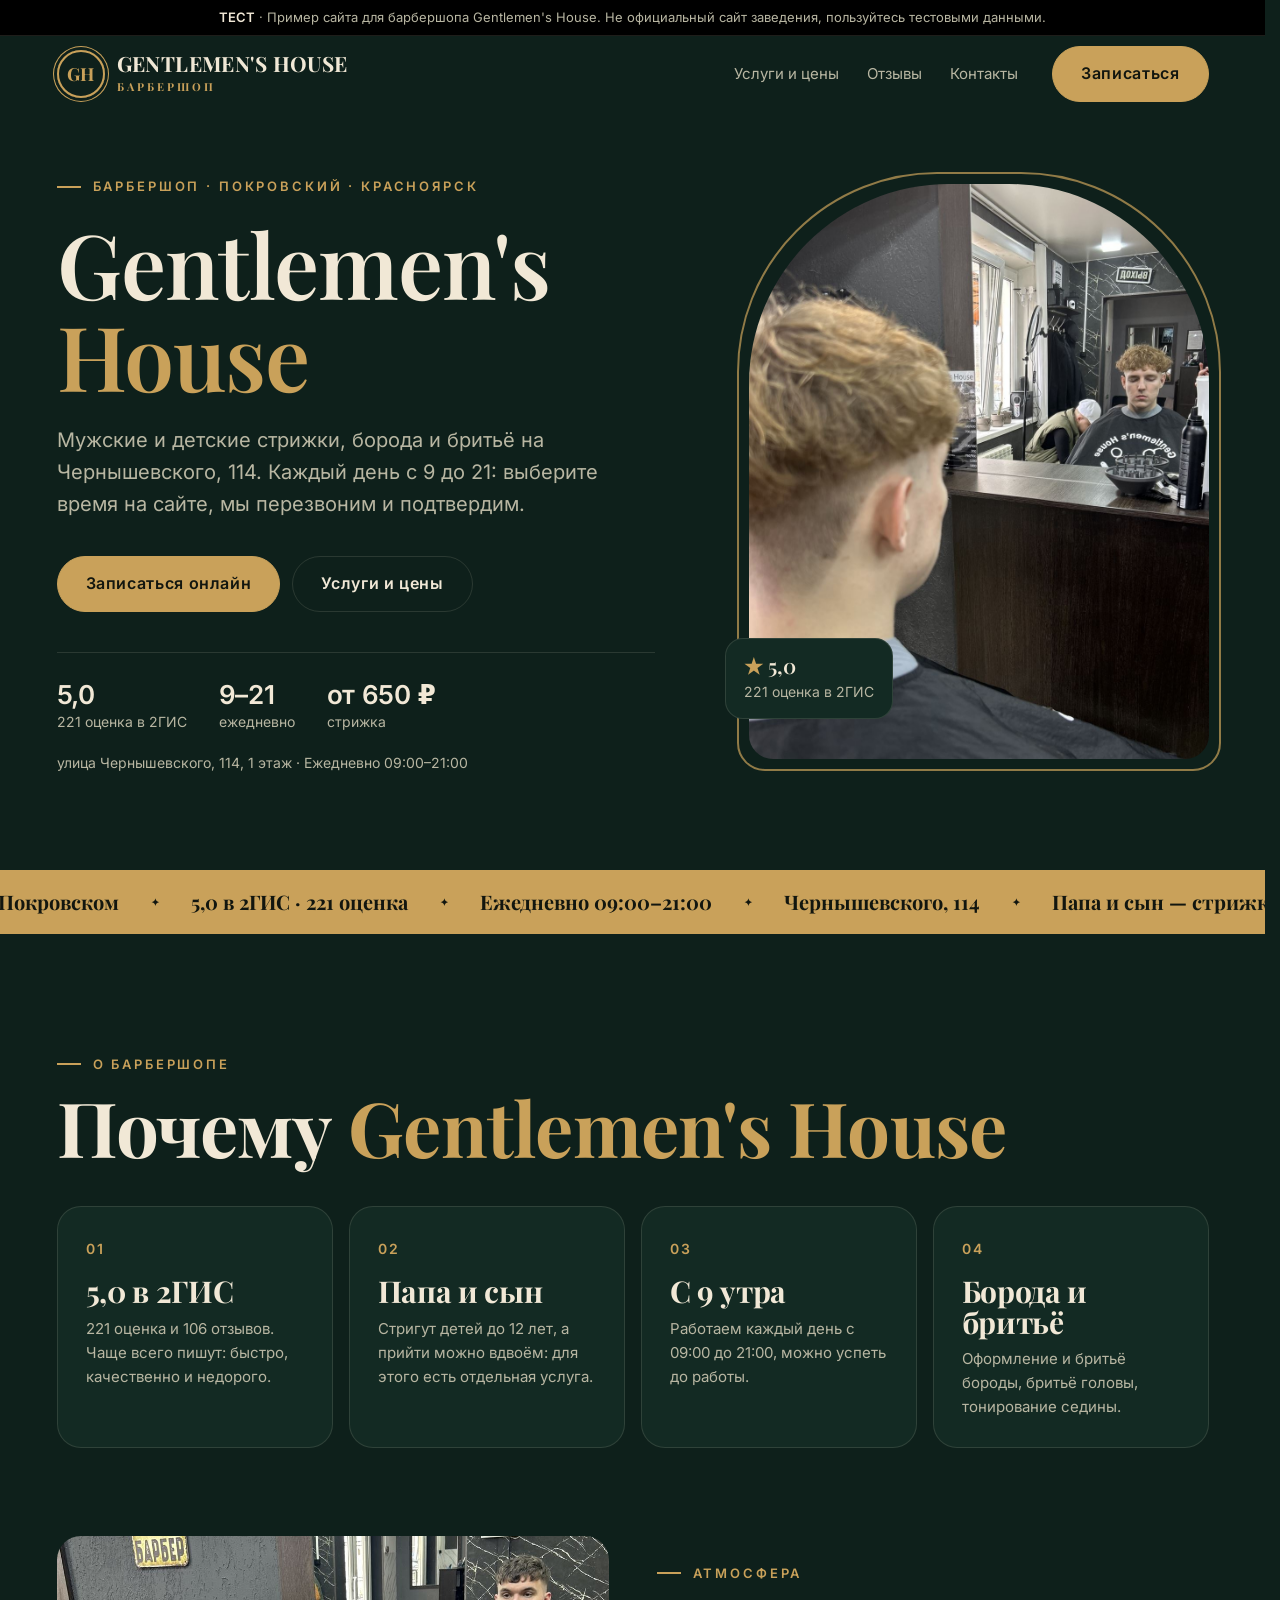
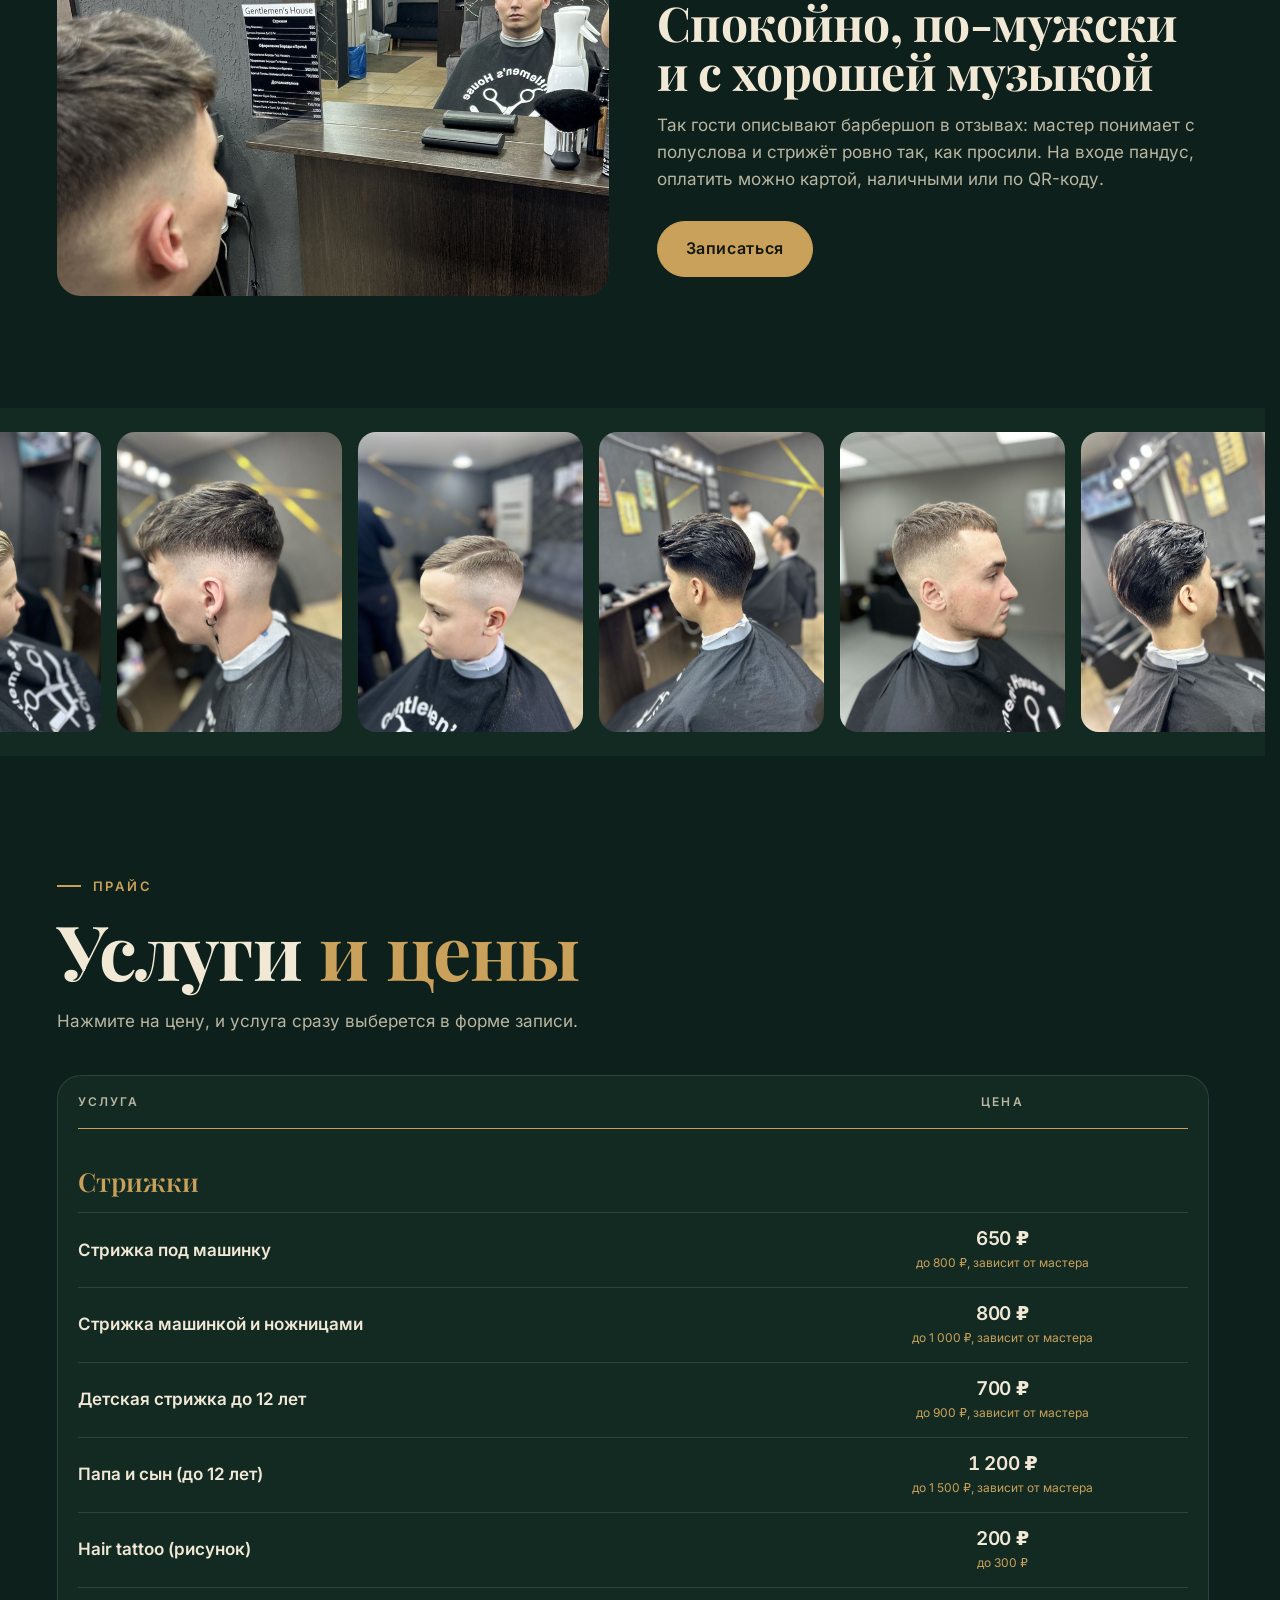
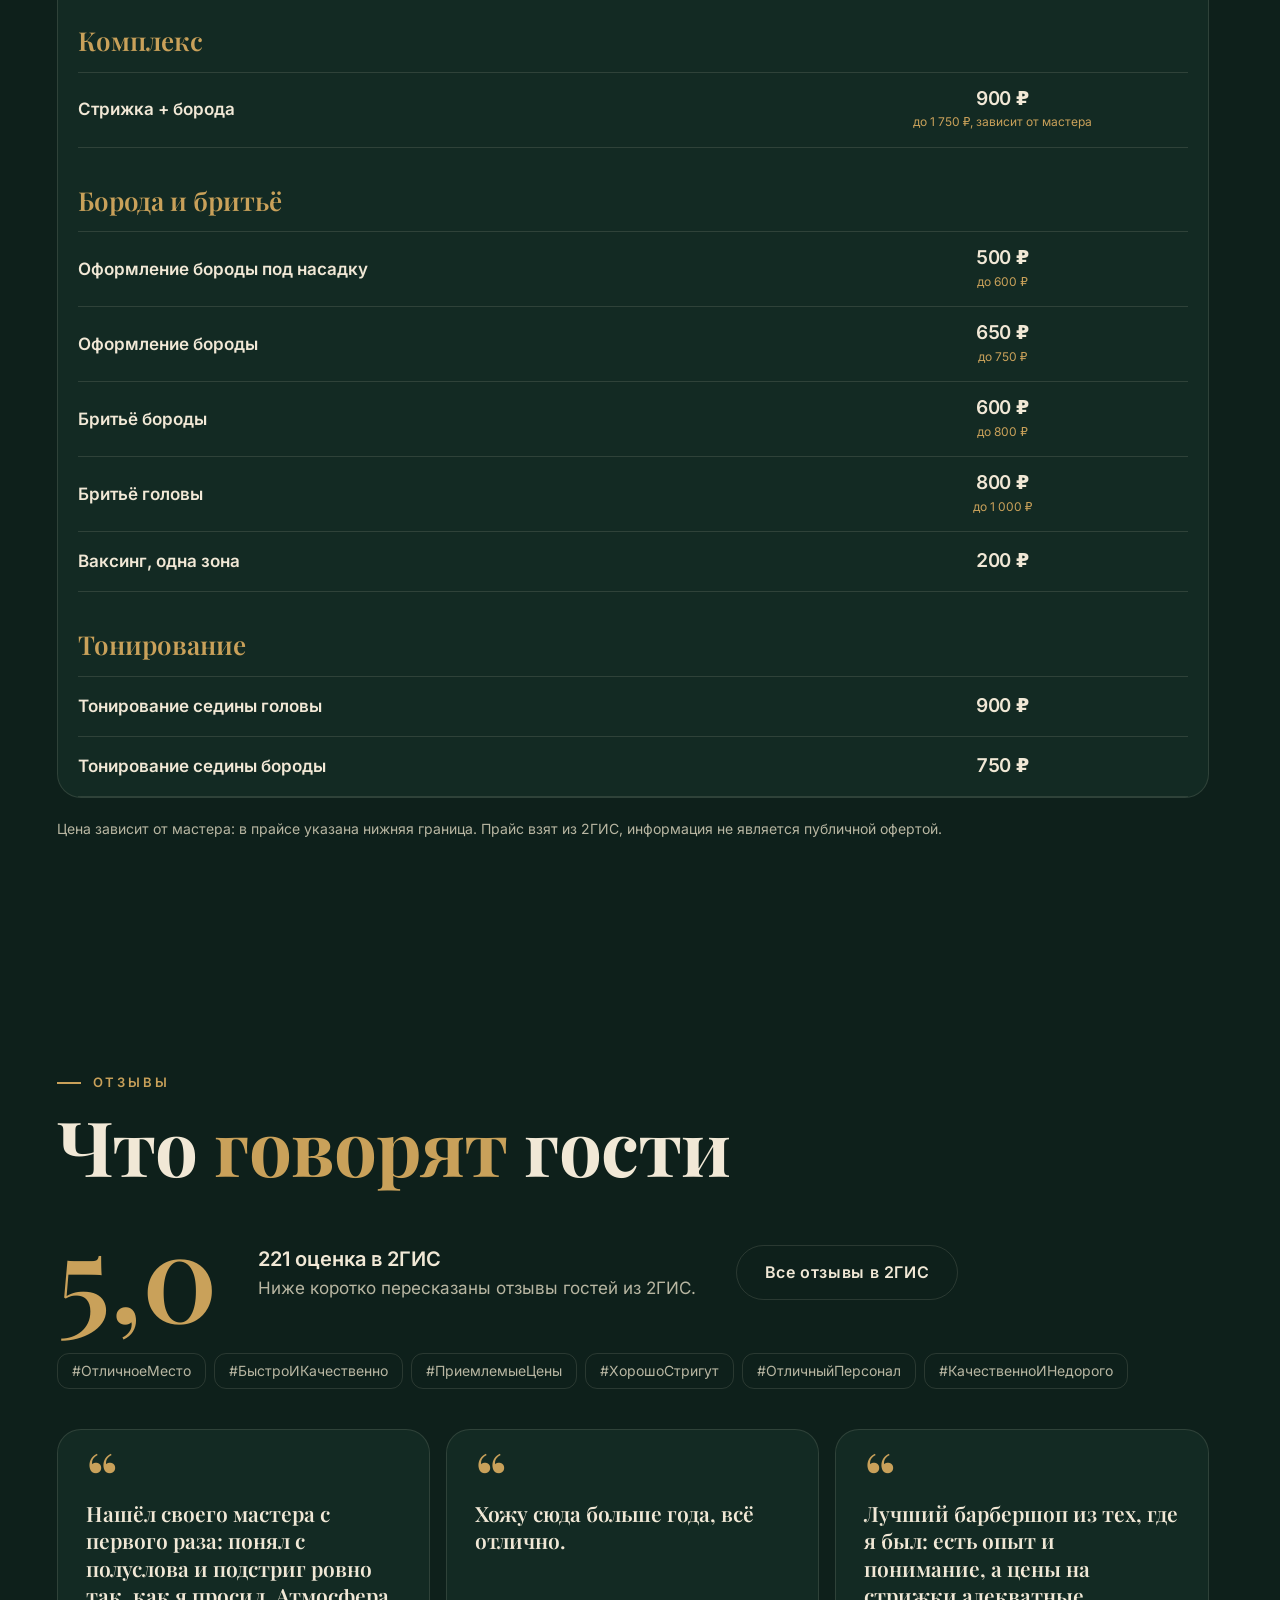
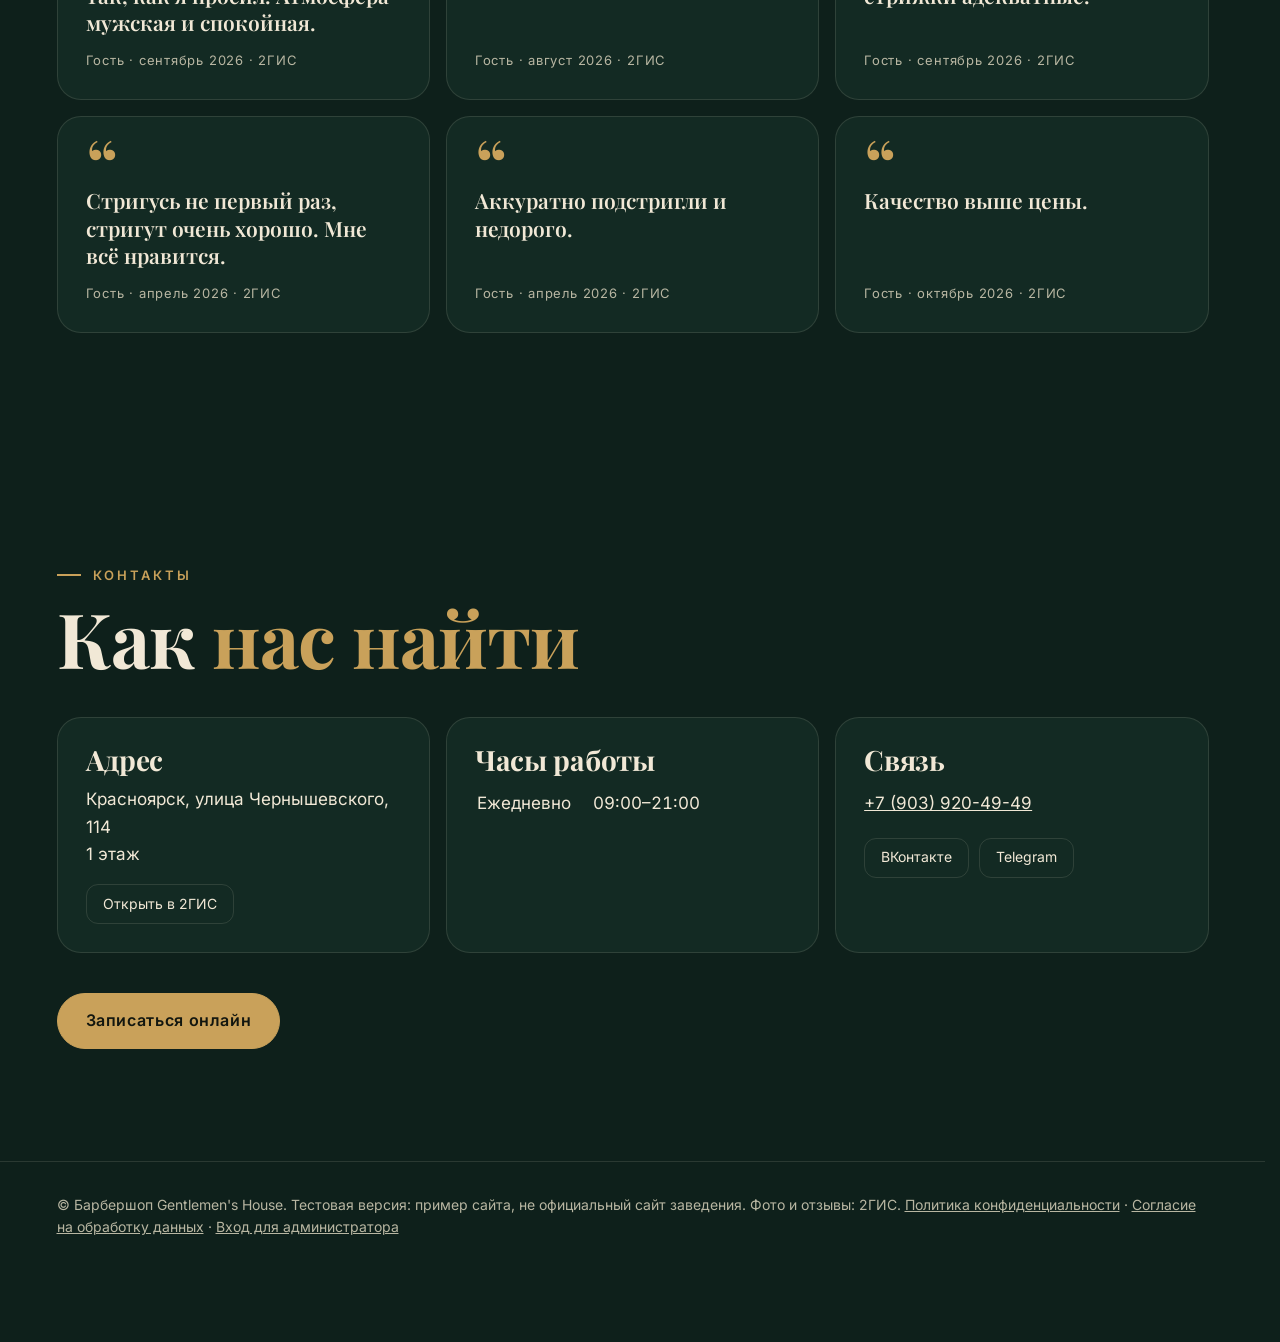
<file: index.html>
<!DOCTYPE html>
<html lang="ru">
<head>
<meta name="robots" content="noindex">
<meta charset="utf-8">
<meta name="viewport" content="width=device-width, initial-scale=1">
<title>Барбершоп Gentlemen's House — мужские стрижки в Красноярске</title>
<meta name="description" content="Барбершоп Gentlemen's House на Чернышевского, 114, Красноярск. Стрижки, борода, бритьё, детские стрижки. Онлайн-запись.">
<link rel="icon" type="image/png" href="favicon.png">
<link rel="apple-touch-icon" href="apple-touch-icon.png">
<link rel="stylesheet" href="fonts/fonts.css">
<style>
/* Переменные шаблона. Цвета и шрифты этого сайта задаёт его стиль в конце блока. */
:root{--bg:#0E1422;--bg2:#141C30;--card:#1A2440;--ink:#F3EBDD;--muted:#A9B0C2;--line:rgba(243,235,221,.11);--gold:#D9AE62;--gold-h:#E8C27E;--on-gold:#1A1408;--shade:14,20,34;
  --serif:"Yeseva One",Georgia,serif;--sans:Rubik,system-ui,sans-serif}*{box-sizing:border-box;margin:0}
/* scroll-padding: якоря не прячутся под закреплённой шапкой; scrollbar-gutter: страница не дёргается, когда открывается форма */
html{scroll-behavior:smooth;scroll-padding-top:88px;scrollbar-gutter:stable}
body{font-family:var(--sans);background:var(--bg);color:var(--ink);line-height:1.6;font-size:17px;overflow-x:hidden;-webkit-tap-highlight-color:transparent}
body.lock{overflow:hidden}
h1,h2,h3{font-family:var(--serif);font-weight:600;line-height:1.02;text-wrap:balance}
/* цены и счётчики набираем основным шрифтом: цифры ровнее и читаются лучше */
.meta b,.pc b{font-family:var(--sans)!important;font-weight:600!important;letter-spacing:-.01em}
a{color:inherit}
button,a,select,input{touch-action:manipulation}
:focus-visible{outline:2px solid var(--gold);outline-offset:3px}
.skip{position:absolute;left:16px;top:-80px;z-index:100;background:var(--gold);color:var(--on-gold);padding:12px 18px;text-decoration:none;font-weight:700}
.skip:focus{top:16px}
.ico{width:20px;height:20px;flex:none;fill:none;stroke:currentColor;stroke-width:1.6;stroke-linecap:round;stroke-linejoin:round}
.wrap{max-width:1200px;margin:0 auto;padding:0 24px}
.demo{background:#000;color:var(--muted);text-align:center;font-size:13px;padding:7px 12px;border-bottom:1px solid var(--line)}
.demo b{color:var(--ink)}
.kicker{display:inline-flex;align-items:center;gap:12px;font-size:13px;font-weight:700;letter-spacing:.22em;text-transform:uppercase;color:var(--gold)}
.kicker::before{content:"";width:32px;height:1px;background:currentColor}

/* шапка */
.top{position:sticky;top:0;z-index:40;transition:background .3s,border-color .3s;border-bottom:1px solid transparent}
.top.solid{background:rgba(var(--shade),.985);backdrop-filter:blur(10px);border-color:var(--line)}
.top .wrap{display:flex;align-items:center;gap:24px;height:76px}
.logo{display:flex;align-items:center;gap:12px;flex:none;text-decoration:none}
.logo img{display:block;width:56px;height:56px;border-radius:50%}
.logo span{font-family:var(--serif);font-size:24px;font-weight:700;letter-spacing:.14em;text-transform:uppercase}
.nav{display:flex;gap:8px;margin-left:auto}
.nav a{text-decoration:none;font-size:15px;color:var(--muted);padding:12px 10px;transition:color .2s}
.nav a:hover{color:var(--ink)}
.burger{display:none;width:44px;height:44px;border:1px solid var(--line);background:transparent;color:var(--ink);cursor:pointer;place-items:center}
.burger .ico{width:22px;height:22px}
/* кнопки: прямые углы и тонкая рамка */
.btn{display:inline-flex;align-items:center;justify-content:center;gap:10px;background:var(--gold);color:var(--on-gold);border:1px solid var(--gold);border-radius:0;font:inherit;font-weight:700;font-size:15px;letter-spacing:.08em;text-transform:uppercase;padding:14px 28px;min-height:50px;cursor:pointer;text-decoration:none;transition:background .2s,border-color .2s,transform .15s}
.btn:hover{background:var(--gold-h);border-color:var(--gold-h)}
.btn:active{transform:scale(.97)}
.btn.ghost{background:transparent;border-color:var(--line);color:var(--ink)}
.btn.ghost:hover{border-color:var(--gold);color:var(--gold)}
.btn:disabled{opacity:.5;cursor:default}

/* первый экран: текст слева, вертикальное чёрно-белое фото справа в золотой рамке со сдвигом */
.hero{padding:56px 0 96px}
.hero .wrap{display:grid;grid-template-columns:1.1fr .9fr;gap:64px;align-items:center}
.hero h1{font-size:clamp(52px,7.4vw,112px);font-weight:600;margin:20px 0 24px;letter-spacing:-.01em}
.hero h1 em{font-style:italic;color:var(--gold);font-weight:600}
.lead{font-size:clamp(17px,1.6vw,20px);color:var(--muted);max-width:30em}
.cta{display:flex;flex-wrap:wrap;gap:12px;margin:36px 0 40px}
.meta{display:grid;grid-template-columns:repeat(3,auto);gap:12px 32px;justify-content:start;padding-top:28px;border-top:1px solid var(--line)}
.meta div{display:grid;gap:2px;font-size:14px;color:var(--muted)}
.meta b{font-size:26px;line-height:1.1;color:var(--ink)}
.meta .star{color:var(--gold);font-size:20px}
.shot{position:relative;justify-self:end;width:min(100%,460px)}
.shot::before{content:"";position:absolute;inset:24px -24px -24px 24px;border:1px solid var(--gold);opacity:.55}
/* height:auto обязателен: иначе атрибут height у картинки растягивает её на все 1649 пикселей */
.shot img{position:relative;display:block;width:100%;height:auto;aspect-ratio:4/5;max-height:calc(100vh - 170px);object-fit:cover;object-position:50% 70%;filter:grayscale(1) contrast(1.05)}
.shot figcaption{position:absolute;left:-28px;bottom:40px;background:var(--bg);border:1px solid var(--line);padding:14px 18px;font-size:14px;color:var(--muted);max-width:250px}
.shot figcaption b{display:block;font-family:var(--serif);font-size:21px;line-height:1.15;margin-bottom:4px;color:var(--ink);font-weight:600}
@media (max-width:900px){
  .hero{padding:24px 0 72px}
  .hero .wrap{grid-template-columns:1fr;gap:40px}
  .shot{justify-self:stretch;width:auto;order:-1}
  .shot img{aspect-ratio:4/3;max-height:none;object-position:50% 70%}
  .shot::before{inset:14px -10px -14px 10px}
  .shot figcaption{left:12px;bottom:12px;padding:10px 14px;font-size:13px}
  .shot figcaption b{font-size:17px}
  .meta{grid-template-columns:repeat(2,auto)}
}
@media (max-width:760px){
  .top .wrap{gap:12px}
  .top .btn{margin-left:auto;padding:10px 16px;min-height:44px;font-size:13px}
  .burger{display:grid}
  .nav{display:none;position:absolute;left:0;right:0;top:100%;flex-direction:column;gap:0;margin:0;padding:8px 24px 16px;background:rgba(var(--shade),.97);backdrop-filter:blur(8px);border-bottom:1px solid var(--line)}
  .nav.open{display:flex;animation:drop .2s ease-out}
  .nav a{font-size:17px;color:var(--ink);padding:14px 0;border-bottom:1px solid var(--line)}
  .nav a:last-child{border-bottom:0}
}
@keyframes drop{from{opacity:0;transform:translateY(-8px)}}

/* бегущая строка: тонкая, без заливки, с золотыми ромбами */
.ticker{border-block:1px solid var(--line);overflow:hidden;white-space:nowrap;padding:16px 0;font-family:var(--serif);font-size:22px;font-style:italic;color:var(--ink)}
/* дорожка из двух одинаковых половин; её прокручивает скрипт (scrollLeft), а не transform: Safari на iPhone не рисует длинную сдвигаемую полосу */
.ticker .track{display:flex;width:max-content;gap:32px;padding-right:32px}
.ticker span{flex:none}
.ticker span::after{content:"◆";font-style:normal;font-size:10px;color:var(--gold);margin-left:32px;vertical-align:4px}

main{overflow-x:clip}
section{padding:112px 0}
h2{font-size:clamp(40px,6vw,76px);margin:14px 0 40px}
h2 em{font-style:italic;color:var(--gold)}
.sub{color:var(--muted);max-width:40em;margin:-20px 0 40px}

/* преимущества: нумерованные колонки с тонкими разделителями */
.feats{display:grid;grid-template-columns:repeat(4,1fr);border-top:1px solid var(--line)}
.feat{padding:32px 28px 8px 0}
.feat+.feat{padding-left:28px;border-left:1px solid var(--line)}
.feat .n{font-family:var(--serif);font-size:20px;color:var(--gold);font-style:italic}
.feat h3{font-size:30px;margin:14px 0 10px}
.feat p{color:var(--muted);font-size:15px}
@media (max-width:900px){.feats{grid-template-columns:1fr 1fr}.feat:nth-child(3){padding-left:0;border-left:0}.feat:nth-child(n+3){border-top:1px solid var(--line)}}
@media (max-width:560px){.feats{grid-template-columns:1fr}.feat,.feat+.feat{padding:24px 0;border-left:0}.feat+.feat{border-top:1px solid var(--line)}}
.about{display:grid;grid-template-columns:1.25fr 1fr;gap:48px;align-items:end;margin-top:88px}
.about img{width:100%;height:auto;aspect-ratio:3/2;object-fit:cover;display:block;filter:grayscale(.35)}
.about h3{font-size:clamp(34px,4vw,48px);margin:14px 0 16px}
.about p{color:var(--muted)}
@media (max-width:900px){.about{grid-template-columns:1fr;gap:28px;margin-top:64px}}

/* лента фото: прямая, без наклона, фото в серых тонах и цветные при наведении */
.film{border-block:1px solid var(--line);padding:24px 0;background:var(--bg2)}
.reel{overflow:hidden}
/* padding-right = gap, чтобы две половины дорожки были ровно одинаковой ширины */
.strip{display:flex;gap:16px;padding-right:16px;width:max-content}
.strip img{height:300px;width:auto;display:block;filter:grayscale(1);transition:filter .4s}
.strip img:hover{filter:none}
@media (max-width:760px){.strip img{height:200px}}

/* прайс: строки услуг, по столбцу на уровень мастера (число столбцов задаёт скрипт через --n) */
.ptable{border-top:1px solid var(--gold)}
.pr{display:grid;grid-template-columns:minmax(0,2fr) repeat(var(--n,3),minmax(0,1fr));align-items:center;border-bottom:1px solid var(--line)}
.pr>*{padding:16px 12px}
.pr>:first-child{padding-left:0}
.pr.head{background:var(--bg);position:sticky;top:76px;z-index:2;border-bottom-color:var(--gold)}
.pr.head span{font-size:12px;font-weight:700;letter-spacing:.18em;text-transform:uppercase;color:var(--muted)}
.pr.head span:not(:first-child){text-align:center}
.pr.head small{display:block}
.pgrp{padding:40px 0 10px;font-family:var(--serif);font-size:32px;font-style:italic;color:var(--gold);border-bottom:1px solid var(--line)}
.pn b{font-weight:600;display:block;font-size:17px}
.pn small{color:var(--muted);font-size:13px}
.pc{display:grid;justify-items:center;gap:2px;text-align:center}
.pc b{font-size:19px;white-space:nowrap;font-variant-numeric:tabular-nums;line-height:1.2}
.pc small{color:var(--muted);font-size:12px}
button.pc{font:inherit;color:var(--ink);background:transparent;border:1px solid transparent;margin:6px;padding:8px 6px;cursor:pointer;transition:background .2s,border-color .2s}
button.pc:hover{border-color:var(--gold);background:rgba(201,168,106,.08)}
.pc.none{color:var(--muted)}
.pnote{color:var(--muted);font-size:14px;margin-top:20px}
@media (max-width:700px){
  .pr{grid-template-columns:repeat(var(--n,3),minmax(0,1fr))}
  .pr .pn{grid-column:1/-1;padding-bottom:0}
  .pr.head span:first-child{display:none}
  .pr>*{padding:10px 6px}
  .pc b{font-size:18px}
}

/* мастера */
.masters{display:grid;grid-template-columns:repeat(auto-fill,minmax(230px,1fr));gap:24px}
.mc{display:flex;flex-direction:column;border:1px solid var(--line);background:var(--bg2)}
.ph{position:relative;aspect-ratio:4/5;background:radial-gradient(circle at 50% 35%,#26262A,#0E0E10 70%);display:grid;place-items:center;overflow:hidden}
.ph b{font-family:var(--serif);font-size:84px;font-style:italic;color:var(--gold);font-weight:600}
.ph img{position:absolute;inset:0;width:100%;height:100%;object-fit:cover;filter:grayscale(1)}
.mi{padding:20px 22px 24px;display:grid;gap:4px;flex:1}
.mi h3{font-size:32px}
.mi small{color:var(--gold);font-size:12px;font-weight:700;letter-spacing:.16em;text-transform:uppercase}
.mi .btn{margin-top:16px;justify-self:start;min-height:44px;padding:10px 18px;font-size:13px}

/* отзывы: цитаты с большой кавычкой */
.rate{display:flex;flex-wrap:wrap;align-items:center;gap:20px 40px;margin-bottom:32px}
.rate .big{font-family:var(--serif);font-size:120px;line-height:.8;color:var(--gold)}
.rate p{color:var(--muted)}
.rate p b{color:var(--ink);display:block;font-size:20px}
.tags{display:flex;flex-wrap:wrap;gap:8px;margin-bottom:40px}
.tags span{border:1px solid var(--line);padding:6px 14px;font-size:14px;color:var(--muted)}
.revs{display:grid;grid-template-columns:repeat(auto-fill,minmax(320px,1fr));gap:0;border-top:1px solid var(--line)}
.rev{padding:32px 28px 32px 0;border-bottom:1px solid var(--line);display:flex;flex-direction:column;gap:14px}
.rev::before{content:"“";font-family:var(--serif);font-size:72px;line-height:.5;color:var(--gold);height:28px}
.rev p{font-family:var(--serif);font-size:24px;line-height:1.3}
.rev footer{margin-top:auto;color:var(--muted);font-size:13px;letter-spacing:.06em}

/* контакты */
.contacts{display:grid;grid-template-columns:repeat(3,1fr);gap:0;border-top:1px solid var(--line)}
.contacts>div{padding:28px 28px 28px 0}
.contacts>div+div{padding-left:28px;border-left:1px solid var(--line)}
.contacts h3{font-size:28px;margin-bottom:12px}
.contacts p a{display:inline-block;padding:4px 0}
.contacts td{padding:2px 20px 2px 0;font-variant-numeric:tabular-nums}
@media (max-width:900px){.contacts{grid-template-columns:1fr}.contacts>div+div{padding-left:0;border-left:0;border-top:1px solid var(--line)}}
.links{display:flex;flex-wrap:wrap;gap:10px;margin-top:16px}
.links a{display:inline-flex;align-items:center;min-height:40px;font-size:14px;border:1px solid var(--line);padding:6px 16px;text-decoration:none;transition:border-color .2s,color .2s}
.links a:hover{border-color:var(--gold);color:var(--gold)}
.foot{padding:32px 0 104px;color:var(--muted);font-size:14px;border-top:1px solid var(--line)}
.foot a{color:var(--muted)}

/* круглая кнопка записи: появляется, когда первый экран с его кнопками уехал */
.fab{position:fixed;right:24px;bottom:calc(24px + env(safe-area-inset-bottom));z-index:45;width:64px;height:64px;border-radius:50%;background:var(--gold);color:var(--on-gold);border:0;cursor:pointer;display:grid;place-items:center;box-shadow:0 10px 30px rgba(0,0,0,.5);transition:transform .25s,opacity .25s,visibility .25s}
.fab:hover{transform:scale(1.08) rotate(-10deg);background:var(--gold-h)}
.fab:active{transform:scale(.94)}
.fab svg{width:28px;height:28px}
.fab.off,body.lock .fab{opacity:0;visibility:hidden;transform:scale(.6)}

/* выезжающая форма записи: закрывается быстрее, чем открывается */
.ovl{position:fixed;inset:0;z-index:60;background:rgba(0,0,0,.66);opacity:0;visibility:hidden;transition:opacity .25s,visibility .25s}
.drawer{position:fixed;top:0;right:0;bottom:0;z-index:61;width:min(520px,100%);background:var(--bg2);border-left:1px solid var(--gold);transform:translateX(100%);transition:transform .3s cubic-bezier(.4,0,1,1),visibility 0s linear .3s;display:flex;flex-direction:column;visibility:hidden}
.open .ovl{opacity:1;visibility:visible;transition-duration:.35s}
.open .drawer{transform:none;visibility:visible;transition:transform .45s cubic-bezier(.22,.9,.3,1),visibility 0s}
.dh{display:flex;align-items:center;justify-content:space-between;padding:20px 24px;border-bottom:1px solid var(--line)}
.dh h2{font-size:40px;margin:0;font-style:italic}
.dh h2:focus{outline:none}
.x{width:44px;height:44px;border:1px solid var(--line);background:transparent;color:var(--ink);cursor:pointer;display:grid;place-items:center;transition:border-color .2s}
.x:hover{border-color:var(--gold)}
.db{flex:1;overflow-y:auto;padding:24px;overscroll-behavior:contain}
@media (prefers-reduced-motion:reduce){
  html{scroll-behavior:auto}
  .drawer,.open .drawer,.ovl,.fab,.btn,.strip img{transition:none!important}
  .nav.open{animation:none}
}

form{display:grid;gap:16px}
label{font-weight:600;font-size:15px;display:grid;gap:6px}
.req{color:var(--gold)}
.hint{font-weight:400;font-size:13px;color:var(--muted)}
input,select{font:inherit;font-size:16px;padding:12px 14px;min-height:48px;border:1px solid var(--line);background:var(--card);color:var(--ink);border-radius:0;width:100%;transition:border-color .2s}
/* свой вид списков: Safari иначе рисует их светлыми, и текст на тёмной теме не читается */
select{-webkit-appearance:none;appearance:none;padding-right:44px;background:var(--card) url("data:image/svg+xml,%3Csvg xmlns='http://www.w3.org/2000/svg' viewBox='0 0 24 24' fill='none' stroke='%23D9AE62' stroke-width='2'%3E%3Cpath d='m6 9 6 6 6-6'/%3E%3C/svg%3E") no-repeat right 14px center/18px}
select option{background:var(--card);color:var(--ink)}
input:focus,select:focus{border-color:var(--gold);outline:none}
input:user-invalid{border-color:#E08A7A}
.sum{font-size:15px;color:var(--muted);margin-top:-6px}
.sum a{color:var(--muted);text-decoration:underline dotted;text-underline-offset:3px}
.sum a:hover{color:var(--gold)}
.sum b{color:var(--ink)}
.field{display:grid;gap:8px}
.lbl{font-weight:600;font-size:15px}
.cal{border:1px solid var(--line);background:var(--card);padding:12px}
.cal-h{display:flex;align-items:center;justify-content:space-between;margin-bottom:8px;font-weight:600}
.cal-h button{font:inherit;font-size:22px;color:var(--ink);background:none;border:0;cursor:pointer;min-width:44px;min-height:44px}
.cal-h button:hover:not(:disabled){background:rgba(242,238,230,.06)}
.cal-h button:disabled{opacity:.25;cursor:default}
.cal-g{display:grid;grid-template-columns:repeat(7,1fr);gap:4px;text-align:center}
.cal-w{color:var(--muted);font-size:13px;padding-bottom:4px}
.cal-d{font:inherit;font-weight:600;color:var(--ink);background:none;border:0;min-height:44px;cursor:pointer;font-variant-numeric:tabular-nums;transition:background .15s}
.cal-d:hover:not(:disabled){background:rgba(242,238,230,.06)}
.cal-d:disabled{color:var(--muted);opacity:.35;cursor:default;font-weight:400}
.cal-t{display:block;margin:8px auto 0;font:inherit;font-size:14px;color:var(--muted);background:none;border:0;cursor:pointer;min-height:44px;padding:0 16px}
.slot{font:inherit;font-weight:600;color:var(--ink);background:var(--card);border:1px solid var(--line);cursor:pointer;padding:10px 0;min-height:44px;font-variant-numeric:tabular-nums;transition:border-color .15s,background .15s}
.slot:hover{border-color:var(--gold)}
.cal-d.on,.slot.on{background:var(--gold);border-color:var(--gold);color:var(--on-gold)}
.picked{font-weight:600;margin:4px 0}
.grp{font-family:var(--serif);font-style:italic;font-size:20px;color:var(--gold);margin:14px 0 8px}
.slots{display:grid;grid-template-columns:repeat(auto-fill,minmax(76px,1fr));gap:8px}
.consent{display:flex;gap:10px;align-items:flex-start;font-weight:400;font-size:14px;color:var(--muted)}
.consent input{flex:none;width:20px;height:20px;min-height:0;padding:0;margin-top:3px;accent-color:var(--gold)}
.consent a{color:var(--ink)}
.ok,.err{display:none;padding:16px;margin-top:16px}
.ok{border:1px solid var(--gold);background:var(--card)}
.err{border:1px solid #E08A7A;color:#F0B5A8}

/* ===== стиль Gentlemen's House поверх шаблона: английский клуб — бутылочно-зелёный, сливочный и латунь,
   монограмма GH, фото в двойной латунной рамке. Playfair Display + Inter, свои файлы в fonts/. ===== */
:root{--bg:#0E201B;--bg2:#132A23;--card:#18332A;--ink:#F1E8D6;--muted:#B8B6A2;--line:rgba(241,232,214,.12);--gold:#C9A15A;--gold-h:#DDB873;--on-gold:#12160F;--shade:14,32,27;
  --serif:"Playfair Display",Georgia,serif;--sans:Inter,system-ui,sans-serif}
h1,h2,h3{font-weight:700;letter-spacing:-.01em}
h1 em,h2 em,.hero h1 em{font-style:normal;color:var(--gold)}
.top.solid{background:var(--bg);backdrop-filter:none}
.kicker::before{width:24px;height:2px}
/* монограмма в двойном кольце */
.logo .mono{width:48px;height:48px;border-radius:50%;border:2px solid var(--gold);box-shadow:0 0 0 3px var(--bg),0 0 0 4px var(--gold);display:grid;place-items:center;font:700 18px/1 var(--serif);color:var(--gold);letter-spacing:.02em}
.logo .wm{display:block;font:700 21px/1 var(--serif);letter-spacing:.02em}
.logo small{display:block;margin-top:4px;font-size:11px;letter-spacing:.28em;text-transform:uppercase;color:var(--gold)}
/* скруглённые кнопки, поля и карточки */
.btn{border-radius:999px;letter-spacing:.04em;text-transform:none;font-size:16px;font-weight:600}
.burger,.x,.links a,.tags span,.cal,.slot,.cal-d,.cal-h button,button.pc{border-radius:12px}
input,select{border-radius:12px}
.hero h1{font-size:clamp(50px,7vw,104px)}
.shot img{filter:none;border-radius:200px 200px 24px 24px}
.shot::before{border:2px solid var(--gold);border-radius:200px 200px 28px 28px;inset:-12px;opacity:.7}
.shot figcaption{left:-24px;border-radius:18px;background:var(--bg2)}
.shot figcaption b span{color:var(--gold)}
.hloc{display:block;margin-top:18px;font-size:14px;color:var(--muted)}
.ticker{background:var(--gold);color:var(--on-gold);border:0;font-family:var(--serif);font-style:normal;font-weight:700;font-size:20px}
.ticker span::after{content:"✦";color:var(--on-gold)}
.feats{border-top:0;gap:16px}
.feat,.feat+.feat{padding:28px;border:1px solid var(--line);border-radius:24px;background:var(--bg2)}
.feat .n{font-style:normal;font-family:var(--sans);font-weight:600;font-size:14px;letter-spacing:.2em}
@media (max-width:900px){.feat:nth-child(3){padding-left:28px;border-left:1px solid var(--line)}.feat:nth-child(n+3){border-top:1px solid var(--line)}}
@media (max-width:560px){.feat,.feat+.feat{padding:24px;border:1px solid var(--line)}}
/* фото не выше текста: на компьютере рядом с ним, на телефоне над ним */
.about img{filter:none;border-radius:24px;aspect-ratio:4/3;max-height:360px}
.about{grid-template-columns:1fr 1fr;align-items:center}
@media (max-width:900px){.about{grid-template-columns:1fr;gap:24px}.about img{aspect-ratio:3/2;max-height:none}}
@media (max-width:900px){.about{grid-template-columns:1fr}.about img{aspect-ratio:4/3}}
.film{border:0;background:var(--bg2)}
.strip img{filter:none;border-radius:18px}
.ptable{border-top:0;border-radius:24px;background:var(--bg2);border:1px solid var(--line);overflow:clip;padding:0 20px}
.pr.head{background:var(--bg2)}
.pgrp{font-style:normal;font-size:26px;padding-top:32px}
.pc small{color:var(--gold)}
@media (max-width:700px){.ptable{padding:0 12px}}
.revs{gap:16px;border-top:0}
.rev{padding:28px;border:1px solid var(--line);border-radius:24px;background:var(--bg2)}
.rev p{font-size:21px}
.contacts{border-top:0;gap:16px}
.contacts>div,.contacts>div+div{padding:28px;border:1px solid var(--line);border-radius:24px;background:var(--bg2)}
.dh h2{font-style:normal}
.drawer{border-left:0;border-radius:24px 0 0 24px}
.grp{font-style:normal}
.ok{border-radius:16px}
/* имён мастеров в открытых данных нет: блок мастеров скрыт, в записи «любой свободный мастер» */
#mastera{display:none}

/* на телефоне в шапке остаётся только монограмма, иначе не помещается кнопка */
@media (max-width:760px){.logo .wm,.logo small{display:none}}
</style>
</head>
<body>
<a class="skip" href="#uslugi">Перейти к услугам и ценам</a>
<div class="demo" role="note"><b>ТЕСТ</b> · Пример сайта для барбершопа Gentlemen's House. Не официальный сайт заведения, пользуйтесь тестовыми данными.</div>

<header class="top" id="top">
  <div class="wrap">
    <a class="logo" href="#" aria-label="Барбершоп Gentlemen's House, наверх"><span class="mono" aria-hidden="true">GH</span><span><span class="wm">Gentlemen's House</span><small>барбершоп</small></span></a>
    <nav class="nav" id="nav" aria-label="Разделы">
      <a href="#uslugi">Услуги и цены</a><a href="#otzyvy">Отзывы</a><a href="#kontakty">Контакты</a>
    </nav>
    <button class="btn" type="button" data-book>Записаться</button>
    <button class="burger" type="button" id="burger" aria-label="Открыть меню" aria-expanded="false" aria-controls="nav"><svg class="ico" viewBox="0 0 24 24" aria-hidden="true"><path d="M4 7h16M4 12h16M4 17h16"/></svg></button>
  </div>
</header>

<section class="hero" aria-label="Барбершоп Gentlemen's House">
  <div class="wrap">
    <div>
      <span class="kicker">Барбершоп · Покровский · Красноярск</span>
      <h1>Gentlemen's <em>House</em></h1>
      <p class="lead">Мужские и детские стрижки, борода и бритьё на Чернышевского, 114. Каждый день с 9 до 21: выберите время на сайте, мы перезвоним и подтвердим.</p>
      <div class="cta">
        <button class="btn" type="button" data-book>Записаться онлайн</button>
        <a class="btn ghost" href="#uslugi">Услуги и цены</a>
      </div>
      <div class="meta">
        <div><b>5,0</b>221 оценка в 2ГИС</div>
        <div><b>9–21</b>ежедневно</div>
        <div><b>от 650 ₽</b>стрижка</div>
      </div>
      <span class="hloc"><span id="haddr"></span> · <span id="hhrs"></span></span>
    </div>
    <figure class="shot">
      <img src="img/hero.jpg" width="1050" height="1400" alt="Барбер за работой в зале Gentlemen's House">
      <figcaption><b><span>★</span> 5,0</b>221 оценка в 2ГИС</figcaption>
    </figure>
  </div>
</section>

<div class="ticker" aria-hidden="true"><div class="track" id="tick"></div></div>

<main>
  <section id="pochemu">
    <div class="wrap">
      <span class="kicker">О барбершопе</span>
      <h2>Почему <em>Gentlemen's House</em></h2>
      <div class="feats">
        <div class="feat"><span class="n">01</span><h3>5,0 в 2ГИС</h3><p>221 оценка и 106 отзывов. Чаще всего пишут: быстро, качественно и недорого.</p></div>
        <div class="feat"><span class="n">02</span><h3>Папа и сын</h3><p>Стригут детей до 12 лет, а прийти можно вдвоём: для этого есть отдельная услуга.</p></div>
        <div class="feat"><span class="n">03</span><h3>С 9 утра</h3><p>Работаем каждый день с 09:00 до 21:00, можно успеть до работы.</p></div>
        <div class="feat"><span class="n">04</span><h3>Борода и бритьё</h3><p>Оформление и бритьё бороды, бритьё головы, тонирование седины.</p></div>
      </div>
      <div class="about">
        <img src="img/about.jpg" width="1050" height="1400" alt="Рабочее место барбера в Gentlemen's House" loading="lazy">
        <div>
          <span class="kicker">Атмосфера</span>
          <h3>Спокойно, по-мужски и с хорошей музыкой</h3>
          <p>Так гости описывают барбершоп в отзывах: мастер понимает с полуслова и стрижёт ровно так, как просили. На входе пандус, оплатить можно картой, наличными или по QR-коду.</p>
          <p style="margin-top:28px"><button class="btn" type="button" data-book>Записаться</button></p>
        </div>
      </div>
    </div>
  </section>

  <div class="film" aria-label="Фото работ"><div class="reel"><div class="strip" id="strip"></div></div></div>

  <section id="uslugi">
    <div class="wrap">
      <span class="kicker">Прайс</span>
      <h2>Услуги <em>и цены</em></h2>
      <p class="sub">Нажмите на цену, и услуга сразу выберется в форме записи.</p>
      <div class="ptable" id="prices"></div>
      <p class="pnote">Цена зависит от мастера: в прайсе указана нижняя граница. Прайс взят из 2ГИС, информация не является публичной офертой.</p>
    </div>
  </section>

  <section id="mastera">
    <div class="wrap">
      <span class="kicker">Команда</span>
      <h2>Наши <em>мастера</em></h2>
      <div class="masters" id="masters"></div>
    </div>
  </section>

  <section id="otzyvy">
    <div class="wrap">
      <span class="kicker">Отзывы</span>
      <h2>Что <em>говорят</em> гости</h2>
      <div class="rate">
        <div class="big">5,0</div>
        <p><b>221 оценка в 2ГИС</b>Ниже коротко пересказаны отзывы гостей из 2ГИС.</p>
        <a class="btn ghost" href="https://2gis.ru/krasnoyarsk/firm/70000001066967340/tab/reviews" target="_blank" rel="noopener">Все отзывы в 2ГИС</a>
      </div>
      <div class="tags" aria-label="О чём чаще пишут в отзывах">
        <span>#ОтличноеМесто</span><span>#БыстроИКачественно</span><span>#ПриемлемыеЦены</span><span>#ХорошоСтригут</span><span>#ОтличныйПерсонал</span><span>#КачественноИНедорого</span>
      </div>
      <div class="revs">
        <article class="rev"><p>Нашёл своего мастера с первого раза: понял с полуслова и подстриг ровно так, как я просил. Атмосфера мужская и спокойная.</p><footer>Гость · сентябрь 2026 · 2ГИС</footer></article>
        <article class="rev"><p>Хожу сюда больше года, всё отлично.</p><footer>Гость · август 2026 · 2ГИС</footer></article>
        <article class="rev"><p>Лучший барбершоп из тех, где я был: есть опыт и понимание, а цены на стрижки адекватные.</p><footer>Гость · сентябрь 2026 · 2ГИС</footer></article>
        <article class="rev"><p>Стригусь не первый раз, стригут очень хорошо. Мне всё нравится.</p><footer>Гость · апрель 2026 · 2ГИС</footer></article>
        <article class="rev"><p>Аккуратно подстригли и недорого.</p><footer>Гость · апрель 2026 · 2ГИС</footer></article>
        <article class="rev"><p>Качество выше цены.</p><footer>Гость · октябрь 2026 · 2ГИС</footer></article>
      </div>
    </div>
  </section>

  <section id="kontakty">
    <div class="wrap">
      <span class="kicker">Контакты</span>
      <h2>Как <em>нас найти</em></h2>
      <div class="contacts">
        <div><h3>Адрес</h3><p id="addr"></p><div class="links"><a href="https://2gis.ru/krasnoyarsk/firm/70000001066967340" target="_blank" rel="noopener">Открыть в 2ГИС</a></div></div>
        <div><h3>Часы работы</h3><table id="hrs"></table></div>
        <div><h3>Связь</h3><p id="phones"></p><div class="links" id="soc"></div></div>
      </div>
      <p style="margin-top:40px"><button class="btn" type="button" data-book>Записаться онлайн</button></p>
    </div>
  </section>
</main>

<footer class="foot">
  <div class="wrap">© <span id="fbrand"></span>. Тестовая версия: пример сайта, не официальный сайт заведения. Фото и отзывы: 2ГИС. <a href="privacy.html">Политика конфиденциальности</a> · <a href="soglasie.html">Согласие на обработку данных</a> · <a href="admin.html">Вход для администратора</a></div>
</footer>

<button class="fab off" id="fab" type="button" data-book aria-label="Записаться онлайн">
  <svg viewBox="0 0 24 24" fill="none" stroke="currentColor" stroke-width="2" stroke-linecap="round" aria-hidden="true"><circle cx="6" cy="6" r="3"/><circle cx="6" cy="18" r="3"/><path d="M20 4 8.1 15.9M14.5 14.5 20 20M8.1 8.1 12 12"/></svg>
</button>

<div id="book">
  <div class="ovl" id="ovl"></div>
  <aside class="drawer" id="drawer" role="dialog" aria-modal="true" aria-labelledby="dtitle" aria-hidden="true">
    <div class="dh"><h2 id="dtitle" tabindex="-1">Запись</h2><button class="x" type="button" id="dclose" aria-label="Закрыть"><svg class="ico" viewBox="0 0 24 24" aria-hidden="true"><path d="M6 6l12 12M18 6 6 18"/></svg></button></div>
    <div class="db">
      <form id="f">
        <label>Мастер<select name="master" id="master"></select></label>
        <label>Услуга<select name="service" id="svc"></select></label>
        <p class="sum"><span id="sum"></span> Все цены — <a href="#uslugi" id="pricelink">в прайсе</a>.</p>
        <div class="field"><span class="lbl">День</span><div class="cal" id="days"></div></div>
        <div class="field"><span class="lbl">Время</span><div id="times" aria-live="polite"></div></div>
        <label><span>Имя <span class="req" aria-hidden="true">*</span></span><input name="name" required autocomplete="given-name" maxlength="40" placeholder="Как к вам обращаться"></label>
        <label><span>Телефон <span class="req" aria-hidden="true">*</span></span><input name="phone" aria-describedby="phint" type="tel" inputmode="tel" required autocomplete="tel" maxlength="18" placeholder="+7 (___) ___-__-__" pattern="\+7 \(\d{3}\) \d{3}-\d{2}-\d{2}" title="Введите номер полностью: +7 (999) 123-45-67"><span class="hint" id="phint">Перезвоним, чтобы подтвердить время</span></label>
        <label class="consent"><input type="checkbox" name="consent" required><span>Я даю <a href="soglasie.html" target="_blank" rel="noopener">согласие на обработку персональных данных</a> (имя и телефон) для записи на услугу</span></label>
        <button class="btn" type="submit">Отправить заявку</button>
      </form>
      <div class="ok" id="ok" role="status"><p>Заявка принята. Мы перезвоним в течение 15 минут и подтвердим время.</p><p style="margin-top:12px"><button class="btn ghost" type="button" id="again">Закрыть</button></p></div>
      <p class="err" id="err" role="alert"></p>
    </div>
  </aside>
</div>

<script>
var WORKER_URL = 'https://gentlemens-zayavki.kenny-ki.workers.dev';
// Длительности услуг у заведения неизвестны: в настройках стоят примерные, только чтобы считать свободное время.
// Пока владелец их не уточнит, на сайте минуты не показываем.
var SHOW_MINUTES = false;
var DAYKEYS = {'Пн':1,'Вт':2,'Ср':3,'Чт':4,'Пт':5,'Сб':6,'Вс':0};
var GALLERY = ['g01','g02','g03','g04','g05','g06','g07','g08','g09','g10'];
// "10:00-21:00" -> [10, 21]; пустая строка = выходной
function parseHours(o){
  var r = {};
  Object.keys(o).forEach(function(k){
    var m = /^(\d{1,2}):(\d{2})-(\d{1,2}):(\d{2})$/.exec(String(o[k]).trim());
    if (m && k in DAYKEYS) r[DAYKEYS[k]] = [+m[1] + m[2] / 60, +m[3] + m[4] / 60];
  });
  return r;
}
function el(t, c, x){ var n = document.createElement(t); if (c) n.className = c; if (x != null) n.textContent = x; return n; }
function money(n){ return String(n).replace(/\B(?=(\d{3})+(?!\d))/g, ' ') + ' ₽'; }

// Шапка становится плотной при прокрутке
var topEl = document.getElementById('top');
function onScroll(){ topEl.classList.toggle('solid', window.scrollY > 40); }
window.addEventListener('scroll', onScroll, {passive: true}); onScroll();

// Меню на телефоне
var nav = document.getElementById('nav'), burger = document.getElementById('burger');
function setMenu(open){
  nav.classList.toggle('open', open); burger.setAttribute('aria-expanded', open);
  burger.setAttribute('aria-label', open ? 'Закрыть меню' : 'Открыть меню');
}
burger.onclick = function(){ setMenu(!nav.classList.contains('open')); };
nav.addEventListener('click', function(e){ if (e.target.closest('a')) setMenu(false); });
document.addEventListener('keydown', function(e){ if (e.key === 'Escape' && nav.classList.contains('open')){ setMenu(false); burger.focus(); } });

// Круглая кнопка записи прячется на первом экране, где своих кнопок записи хватает
(function(){
  var fab = document.getElementById('fab'), hero = document.querySelector('.hero');
  if (!('IntersectionObserver' in window)){ fab.classList.remove('off'); return; }
  new IntersectionObserver(function(e){ fab.classList.toggle('off', e[0].isIntersecting); fab.tabIndex = e[0].isIntersecting ? -1 : 0; }, {threshold: .35}).observe(hero);
})();

// Бесконечная лента: дорожка из двух одинаковых половин прокручивается внутри рамки (scrollLeft).
// Не transform: длинную сдвигаемую полосу Safari на iPhone через пару секунд перестаёт рисовать.
// speed — пикселей в секунду, slow — при «уменьшении движения» в настройках телефона.
function marquee(box, track, speed, slow){
  if (matchMedia('(prefers-reduced-motion: reduce)').matches) speed = slow;
  var pos = 0, last = null;
  function step(ts){
    if (last !== null){
      var half = track.offsetWidth / 2;
      if (half > 0){ pos = (pos + speed * Math.min(ts - last, 100) / 1000) % half; box.scrollLeft = pos; }
    }
    last = ts; requestAnimationFrame(step);
  }
  requestAnimationFrame(step);
}

// Лента фото: два одинаковых набора для бесконечной прокрутки
(function(){
  var s = document.getElementById('strip');
  for (var k = 0; k < 2; k++) GALLERY.forEach(function(g){
    var i = document.createElement('img'); i.src = 'img/' + g + '.jpg'; i.decoding = 'async'; // без lazy: ширина ленты должна быть известна сразу, иначе она дёргается
    i.alt = k ? '' : "Работы мастеров барбершопа Gentlemen's House"; if (k) i.setAttribute('aria-hidden', 'true'); s.appendChild(i);
  });
  marquee(s.parentNode, s, 60, 25);
})();

// Выезжающая форма
var book = document.getElementById('book'), drawer = document.getElementById('drawer'), lastFocus = null, api = null;
function openBook(opts){
  lastFocus = document.activeElement;
  document.body.classList.add('lock'); book.classList.add('open'); drawer.setAttribute('aria-hidden', 'false');
  if (api) api.prefill(opts || {});
  setTimeout(function(){ document.getElementById('dtitle').focus({preventScroll: true}); }, 350);
}
function closeBook(){
  document.body.classList.remove('lock'); book.classList.remove('open'); drawer.setAttribute('aria-hidden', 'true');
  if (lastFocus) lastFocus.focus({preventScroll: true});
}
document.addEventListener('click', function(e){ var b = e.target.closest('[data-book]'); if (b){ e.preventDefault(); openBook({service: b.dataset.service, master: b.dataset.master, level: b.dataset.level}); } });
document.getElementById('ovl').onclick = closeBook;
document.getElementById('dclose').onclick = closeBook;
document.getElementById('again').onclick = closeBook;
document.addEventListener('keydown', function(e){
  if (!book.classList.contains('open')) return;
  if (e.key === 'Escape') closeBook();
  if (e.key === 'Tab'){ // фокус не уходит из формы
    var f = drawer.querySelectorAll('button,input,select,a[href]'), v = [].filter.call(f, function(x){ return x.offsetParent; });
    if (!v.length) return;
    if (e.shiftKey && document.activeElement === v[0]){ e.preventDefault(); v[v.length - 1].focus(); }
    else if (!e.shiftKey && document.activeElement === v[v.length - 1]){ e.preventDefault(); v[0].focus(); }
  }
});

function start(CFG){
var AHEAD = CFG.ahead, SHOP = CFG.shop, LEVELS = CFG.levels;
var SERVICES = CFG.services;
var MASTERS = CFG.masters.map(function(m){ return {id: m.id, name: m.name, level: m.level, exp: m.exp, h: parseHours(m.hours)}; })
  .filter(function(m){ return Object.keys(m.h).length; });
function lvOf(s, m){ var p = s.prices[m.level]; return p && p.minutes ? p : null; }
function svcByName(n){ return SERVICES.filter(function(s){ return s.name === n; })[0]; }

var brandText = "Барбершоп Gentlemen's House";
document.getElementById('fbrand').textContent = brandText;
var hoursText = SHOP.hours.map(function(r){ return r[0] + ' ' + r[1]; }).join(', ');
var CITY = /^[^,]+, /; // адрес на первом экране без названия города
// в примечании только первую букву делаем строчной: в нём бывают названия («Наши продукты»)
document.getElementById('haddr').textContent = SHOP.address.replace(CITY, '') + (SHOP.note ? ', ' + SHOP.note.charAt(0).toLowerCase() + SHOP.note.slice(1) : '');
document.getElementById('hhrs').textContent = hoursText;
var addrEl = document.getElementById('addr');
addrEl.textContent = SHOP.address; if (SHOP.note){ addrEl.appendChild(document.createElement('br')); addrEl.appendChild(document.createTextNode(SHOP.note)); }
var hrsEl = document.getElementById('hrs');
SHOP.hours.forEach(function(r){ var tr = el('tr'); tr.appendChild(el('td', '', r[0])); tr.appendChild(el('td', '', r[1])); hrsEl.appendChild(tr); });
var ph = document.getElementById('phones');
[SHOP.phone, SHOP.phone2].filter(Boolean).forEach(function(p, i){
  if (i) ph.appendChild(document.createElement('br'));
  var a = el('a', '', p); a.href = 'tel:' + p.replace(/[^\d+]/g, ''); ph.appendChild(a);
});
if (SHOP.email){ ph.appendChild(document.createElement('br')); var ma = el('a', '', SHOP.email); ma.href = 'mailto:' + SHOP.email; ph.appendChild(ma); }
var soc = document.getElementById('soc');
[['ВКонтакте', SHOP.vk], ['Telegram', SHOP.tg]].forEach(function(x){ if (x[1]){ var a = el('a', '', x[0]); a.href = x[1]; a.target = '_blank'; a.rel = 'noopener'; soc.appendChild(a); } });
var tick = ["Барбершоп в Покровском", "5,0 в 2ГИС · 221 оценка", "Ежедневно 09:00–21:00", "Чернышевского, 114", "Папа и сын — стрижка вместе"];
var tk = document.getElementById('tick'); // 4 повтора: две одинаковые половины, каждая шире экрана
for (var k = 0; k < 4; k++) tick.forEach(function(x){ tk.appendChild(el('span', '', x)); });
marquee(tk.parentNode, tk, 70, 30);

// Прайс: группа -> строки услуг, в каждой строке по ячейке на уровень мастера
var pl = document.getElementById('prices');
pl.style.setProperty('--n', LEVELS.length); // столько столбцов цен, сколько уровней мастеров
var head = el('div', 'pr head'); head.setAttribute('aria-hidden', 'true');
head.appendChild(el('span', '', 'Услуга'));
LEVELS.forEach(function(l){ head.appendChild(el('span', '', LEVELS.length > 1 ? l : 'Цена')); }); // один уровень — столбец просто «Цена»
pl.appendChild(head);
var GROUPS = []; // группы в порядке первого появления, услуги без группы в конце
SERVICES.forEach(function(s){ if (GROUPS.indexOf(s.group || '') < 0) GROUPS.push(s.group || ''); });
GROUPS.sort(function(a, b){ return (a === '') - (b === ''); });
GROUPS.forEach(function(g){
  if (g) pl.appendChild(el('div', 'pgrp', g));
  SERVICES.filter(function(s){ return (s.group || '') === g; }).forEach(priceRow);
});
// «до 800 ₽», «цена от» из описания услуги пишем мелко под ценой
function priceNote(s){ return /^(до |цена от)/.test(s.desc || '') ? s.desc : ''; }
function priceRow(s){
  var r = el('div', 'pr');
  var n = el('div', 'pn'); n.appendChild(el('b', '', s.name)); if (s.desc && !priceNote(s)) n.appendChild(el('small', '', s.desc));
  r.appendChild(n);
  LEVELS.forEach(function(l){
    var p = s.prices[l], hasMaster = MASTERS.some(function(m){ return m.level === l; }), c;
    if (!p){ c = el('div', 'pc none', '—'); c.setAttribute('aria-label', l + ': не выполняет'); }
    else if (p.minutes && hasMaster){
      c = el('button', 'pc'); c.type = 'button'; c.dataset.book = ''; c.dataset.service = s.name; c.dataset.level = l;
      c.setAttribute('aria-label', s.name + ', ' + l.toLowerCase() + ', ' + money(p.price) + ', записаться');
      c.appendChild(el('b', '', money(p.price))); if (priceNote(s)) c.appendChild(el('small', '', priceNote(s))); if (SHOW_MINUTES) c.appendChild(el('small', '', p.minutes + ' мин'));
    } else { c = el('div', 'pc'); c.setAttribute('aria-label', l + ': ' + money(p.price) + ', запись по телефону'); c.appendChild(el('b', '', money(p.price))); if (priceNote(s)) c.appendChild(el('small', '', priceNote(s))); c.appendChild(el('small', '', 'по телефону')); }
    r.appendChild(c);
  });
  pl.appendChild(r);
}

// Мастера
var ml = document.getElementById('masters');
MASTERS.forEach(function(m){
  var c = el('div', 'mc'), p = el('div', 'ph');
  p.appendChild(el('b', '', m.name.split(' ').map(function(w){ return w.charAt(0); }).join('')));
  var img = document.createElement('img'); img.src = m.id + '.jpg'; img.alt = 'Мастер ' + m.name; img.loading = 'lazy';
  img.onerror = function(){ this.remove(); }; p.appendChild(img);
  var mi = el('div', 'mi'); mi.appendChild(el('h3', '', m.name)); mi.appendChild(el('small', '', m.level + (m.exp ? ', стаж ' + m.exp : '')));
  var b = el('button', 'btn', 'Записаться'); b.type = 'button'; b.dataset.book = ''; b.dataset.master = m.id;
  mi.appendChild(b); c.appendChild(p); c.appendChild(mi); ml.appendChild(c);
});

// ---- форма записи ----
function p2(n){ return ('0' + n).slice(-2); }
function hm(m){ return p2(Math.floor(m / 60)) + ':' + (m % 60 ? '30' : '00'); }
function cells(start, dur){ var o = []; for (var m = start; m < start + dur; m += 30) o.push(hm(m)); return o; }
function isoOf(d){ return d.getFullYear() + '-' + p2(d.getMonth() + 1) + '-' + p2(d.getDate()); }
function fullDate(d){ return d.toLocaleDateString('ru-RU', {weekday:'long', day:'numeric', month:'long'}); }

var form = document.getElementById('f');
var nameEl = form.elements['name'], phoneEl = form.elements['phone'];
var svcEl = document.getElementById('svc'), masterEl = document.getElementById('master');
var busy = {}, selDate = null, selTime = null, DAYS = [], byIso = {}, WEEKS = [], calOpen = false, weekIdx = 0, curMaster = MASTERS[0];

// Сначала мастер (без цен), потом услуги этого мастера с его ценой
MASTERS.forEach(function(m){
  if (!SERVICES.some(function(s){ return lvOf(s, m); })) return;
  var o = el('option', '', m.name + (/мастер/i.test(m.name) ? '' : ' · ' + m.level.toLowerCase())); o.value = m.id; masterEl.appendChild(o);
});
function curSvc(){ return svcByName(svcEl.value); }
function fillServices(want){
  var keep = want || svcEl.value; svcEl.innerHTML = '';
  SERVICES.forEach(function(s){ var p = lvOf(s, curMaster); if (!p) return;
    var o = el('option', '', s.name + ' — ' + money(p.price)); o.value = s.name; svcEl.appendChild(o); });
  svcEl.value = keep; if (svcEl.selectedIndex < 0) svcEl.selectedIndex = 0; // услуги нет у этого мастера: берём первую
}
function renderSum(){
  var p = lvOf(curSvc(), curMaster), t = document.getElementById('sum'); t.textContent = '';
  t.appendChild(document.createTextNode('Стоимость: ')); t.appendChild(el('b', '', money(p.price))); if (priceNote(curSvc())) t.appendChild(document.createTextNode(' (' + priceNote(curSvc()) + ')'));
  if (SHOW_MINUTES) t.appendChild(document.createTextNode(' · примерно ' + p.minutes + ' мин.'));
  else t.appendChild(document.createTextNode('.'));
}
document.getElementById('pricelink').onclick = function(e){
  e.preventDefault(); closeBook();
  setTimeout(function(){ document.getElementById('uslugi').scrollIntoView({behavior: 'smooth'}); }, 50);
};

nameEl.addEventListener('input', function(){
  var pos = this.selectionStart;
  this.value = this.value.replace(/[^A-Za-zА-Яа-яЁё\s-]/g, '')
    .replace(/(^|[\s-])([a-zа-яё])/g, function(m, a, b){ return a + b.toUpperCase(); });
  this.setSelectionRange(pos, pos);
});
function fmtPhone(v){
  var d = v.replace(/\D/g, '');
  if (d[0] === '7' || d[0] === '8') d = d.slice(1);
  if (d.length > 10 && (d[0] === '7' || d[0] === '8')) d = d.slice(1);
  d = d.slice(0, 10);
  var o = '+7 (' + d.slice(0, 3);
  if (d.length > 3) o += ') ' + d.slice(3, 6);
  if (d.length > 6) o += '-' + d.slice(6, 8);
  if (d.length > 8) o += '-' + d.slice(8, 10);
  return o;
}
phoneEl.addEventListener('focus', function(){ if (!this.value) this.value = '+7 ('; });
phoneEl.addEventListener('input', function(){ this.value = fmtPhone(this.value); });
phoneEl.addEventListener('blur', function(){ if (fmtPhone(this.value) === '+7 (') this.value = ''; });

// Календарь
var base = new Date(); base = new Date(base.getFullYear(), base.getMonth(), base.getDate());
function dayAt(k){ return new Date(base.getFullYear(), base.getMonth(), base.getDate() + k); }
var MONTHS = ['январь','февраль','март','апрель','май','июнь','июль','август','сентябрь','октябрь','ноябрь','декабрь'];
(function(){
  var last = dayAt(AHEAD - 1), en = new Date(last.getFullYear(), last.getMonth(), last.getDate() + (7 - last.getDay()) % 7);
  for (var d = dayAt(-((base.getDay() + 6) % 7)); d <= en; d = new Date(d.getFullYear(), d.getMonth(), d.getDate() + 7)){
    var w = []; for (var k = 0; k < 7; k++) w.push(new Date(d.getFullYear(), d.getMonth(), d.getDate() + k));
    WEEKS.push(w);
  }
})();
function buildDays(){
  DAYS = []; byIso = {}; var now = new Date();
  for (var k = 0; k < AHEAD; k++){
    var d = dayAt(k), h = curMaster.h[d.getDay()];
    if (!h) continue;
    if (k === 0 && now.getHours() * 60 + now.getMinutes() + 60 > h[1] * 60 - 30) continue;
    var x = {d: d, k: k, iso: isoOf(d)}; DAYS.push(x); byIso[x.iso] = x;
  }
}
function renderDays(){
  var box = document.getElementById('days'); box.innerHTML = '';
  var rows = calOpen ? WEEKS : [WEEKS[weekIdx]], ms = [];
  rows.forEach(function(w){ w.forEach(function(d){ if (ms.indexOf(d.getMonth()) < 0) ms.push(d.getMonth()); }); });
  var label = ms.map(function(m){ return MONTHS[m]; }).join(' – ');
  label = label.charAt(0).toUpperCase() + label.slice(1) + ' ' + rows[rows.length - 1][6].getFullYear();
  var h = el('div', 'cal-h'), pv = el('button', '', '‹'), nx = el('button', '', '›');
  pv.type = nx.type = 'button';
  pv.setAttribute('aria-label', 'Предыдущая неделя'); nx.setAttribute('aria-label', 'Следующая неделя');
  pv.disabled = calOpen || weekIdx === 0; nx.disabled = calOpen || weekIdx === WEEKS.length - 1;
  pv.onclick = function(){ weekIdx--; renderDays(); };
  nx.onclick = function(){ weekIdx++; renderDays(); };
  h.appendChild(pv); h.appendChild(el('span', '', label)); h.appendChild(nx);
  var g = el('div', 'cal-g');
  ['Пн','Вт','Ср','Чт','Пт','Сб','Вс'].forEach(function(n){ g.appendChild(el('span', 'cal-w', n)); });
  rows.forEach(function(w){ w.forEach(function(d){
    var x = byIso[isoOf(d)], b = el('button', 'cal-d' + (x && selDate === x ? ' on' : ''), d.getDate());
    b.type = 'button'; b.disabled = !x; b.setAttribute('aria-label', fullDate(d));
    if (x) b.onclick = function(){ pickDay(x); };
    g.appendChild(b);
  }); });
  var t = el('button', 'cal-t', calOpen ? 'Свернуть ▲' : 'Развернуть ▼');
  t.type = 'button'; t.onclick = function(){ calOpen = !calOpen; renderDays(); };
  box.appendChild(h); box.appendChild(g); box.appendChild(t);
}
function busyKey(x){ return curMaster.id + '|' + x.iso; }
function loadBusy(x){
  var key = busyKey(x), mid = curMaster.id;
  if (Array.isArray(busy[key])) return;
  delete busy[key];
  fetch(WORKER_URL + '?master=' + mid + '&date=' + x.iso, {cache: 'no-store'})
    .then(function(r){ return r.ok ? r.json() : Promise.reject(); })
    .then(function(a){ busy[key] = a; })
    .catch(function(){ busy[key] = 'err'; })
    .then(function(){ if (selDate === x && curMaster.id === mid) renderTimes(); });
}
function pickDay(x){
  selDate = x; selTime = null;
  if (!x){ renderDays(); document.getElementById('times').textContent = 'У мастера нет рабочих дней в ближайшее время.'; return; }
  WEEKS.forEach(function(w, i){ if (w.some(function(d){ return isoOf(d) === x.iso; })) weekIdx = i; });
  renderDays(); renderTimes(); loadBusy(x);
}
function setMaster(m, want){
  curMaster = m; masterEl.value = m.id; fillServices(want); selTime = null; buildDays(); renderSum();
  pickDay((selDate && byIso[selDate.iso]) || DAYS[0]);
}

function renderTimes(){
  var box = document.getElementById('times'), b = busy[busyKey(selDate)];
  if (!b){ box.textContent = 'Загружаем свободное время…'; return; }
  if (b === 'err'){ box.textContent = 'Не удалось загрузить расписание. Позвоните нам.'; return; }
  var dur = lvOf(curSvc(), curMaster).minutes, h = curMaster.h[selDate.d.getDay()], now = new Date();
  box.innerHTML = '';
  box.appendChild(el('p', 'picked', curMaster.name + ', ' + fullDate(selDate.d)));
  var any = false;
  [['Утро', 0, 720], ['День', 720, 1020], ['Вечер', 1020, 1440]].forEach(function(g){
    var grid = el('div', 'slots');
    for (var m = h[0] * 60; m < h[1] * 60; m += 30){
      if (m < g[1] || m >= g[2]) continue;
      var t = hm(m), past = selDate.k === 0 && m < now.getHours() * 60 + now.getMinutes() + 60;
      var free = !past && m + dur <= h[1] * 60 && cells(m, dur).every(function(c){ return b.indexOf(c) < 0; });
      if (!free) continue;
      any = true;
      var btn = el('button', 'slot' + (selTime === t ? ' on' : ''), t); btn.type = 'button';
      btn.onclick = (function(tt){ return function(){ selTime = tt; renderTimes(); }; })(t);
      grid.appendChild(btn);
    }
    if (grid.children.length){ box.appendChild(el('p', 'grp', g[0])); box.appendChild(grid); }
  });
  if (!any) box.appendChild(el('p', '', 'На этот день у мастера нет свободного времени. Выберите другой день или другого мастера.'));
}
svcEl.addEventListener('change', function(){ selTime = null; renderSum(); renderTimes(); });
masterEl.addEventListener('change', function(){
  setMaster(MASTERS.filter(function(m){ return m.id === masterEl.value; })[0]);
});

function showErr(msg){ var e = document.getElementById('err'); e.textContent = msg; e.style.display = 'block'; }
form.addEventListener('submit', async function(e){
  e.preventDefault();
  document.getElementById('err').style.display = 'none';
  if (!selTime){ showErr('Выберите день и время.'); return; }
  var btn = form.querySelector('button[type=submit]');
  btn.disabled = true; btn.textContent = 'Отправляем...';
  var data = {name: nameEl.value, phone: phoneEl.value, service: svcEl.value, master: curMaster.id,
    date: selDate.iso, time: selTime, label: fullDate(selDate.d), consent: form.elements['consent'].checked};
  try {
    var r = await fetch(WORKER_URL, {method: 'POST', headers: {'Content-Type': 'application/json'}, body: JSON.stringify(data)});
    if (r.status === 409){
      delete busy[busyKey(selDate)]; selTime = null; renderTimes(); loadBusy(selDate);
      throw new Error('Это время только что заняли. Выберите другое.');
    }
    if (!r.ok) throw new Error('Не удалось отправить заявку. Позвоните нам, мы запишем вас сразу.');
    form.style.display = 'none';
    document.getElementById('ok').style.display = 'block';
  } catch (err) {
    showErr(err.message || 'Не удалось отправить заявку. Позвоните нам.');
    btn.disabled = false; btn.textContent = 'Отправить заявку';
  }
});

curMaster = MASTERS.filter(function(m){ return masterEl.querySelector('option[value="' + m.id + '"]'); })[0];
setMaster(curMaster);
api = { prefill: function(o){
  if (form.style.display === 'none'){ // после отправленной заявки форма снова пустая
    form.reset(); form.style.display = ''; document.getElementById('ok').style.display = 'none';
    var sb = form.querySelector('button[type=submit]'); sb.disabled = false; sb.textContent = 'Отправить заявку';
    delete busy[busyKey(selDate)];
    setMaster(curMaster);
  }
  var m = curMaster, s = o.service && svcByName(o.service);
  if (o.master) m = MASTERS.filter(function(x){ return x.id === o.master; })[0] || m;
  else if (s && !(lvOf(s, m) && (!o.level || m.level === o.level))) // из прайса: первый мастер нужного уровня
    m = MASTERS.filter(function(x){ return lvOf(s, x) && (!o.level || x.level === o.level); })[0] || m;
  var want = s ? s.name : ''; // fillServices оставит эту услугу, если она есть у мастера
  if (m !== curMaster) setMaster(m, want);
  else { fillServices(want); selTime = null; renderSum(); renderTimes(); }
} };
}

function getJson(u){ return fetch(u, {cache: 'no-cache'}).then(function(r){ if (!r.ok) throw new Error(u + ': ' + r.status); return r.json(); }); }
getJson(WORKER_URL + '/config').catch(function(){ return getJson('config.json'); })
  .then(start)
  .catch(function(e){ console.error(e); document.getElementById('days').textContent = 'Не удалось загрузить настройки сайта. Позвоните нам.'; });
</script>
</body>
</html>
</file>
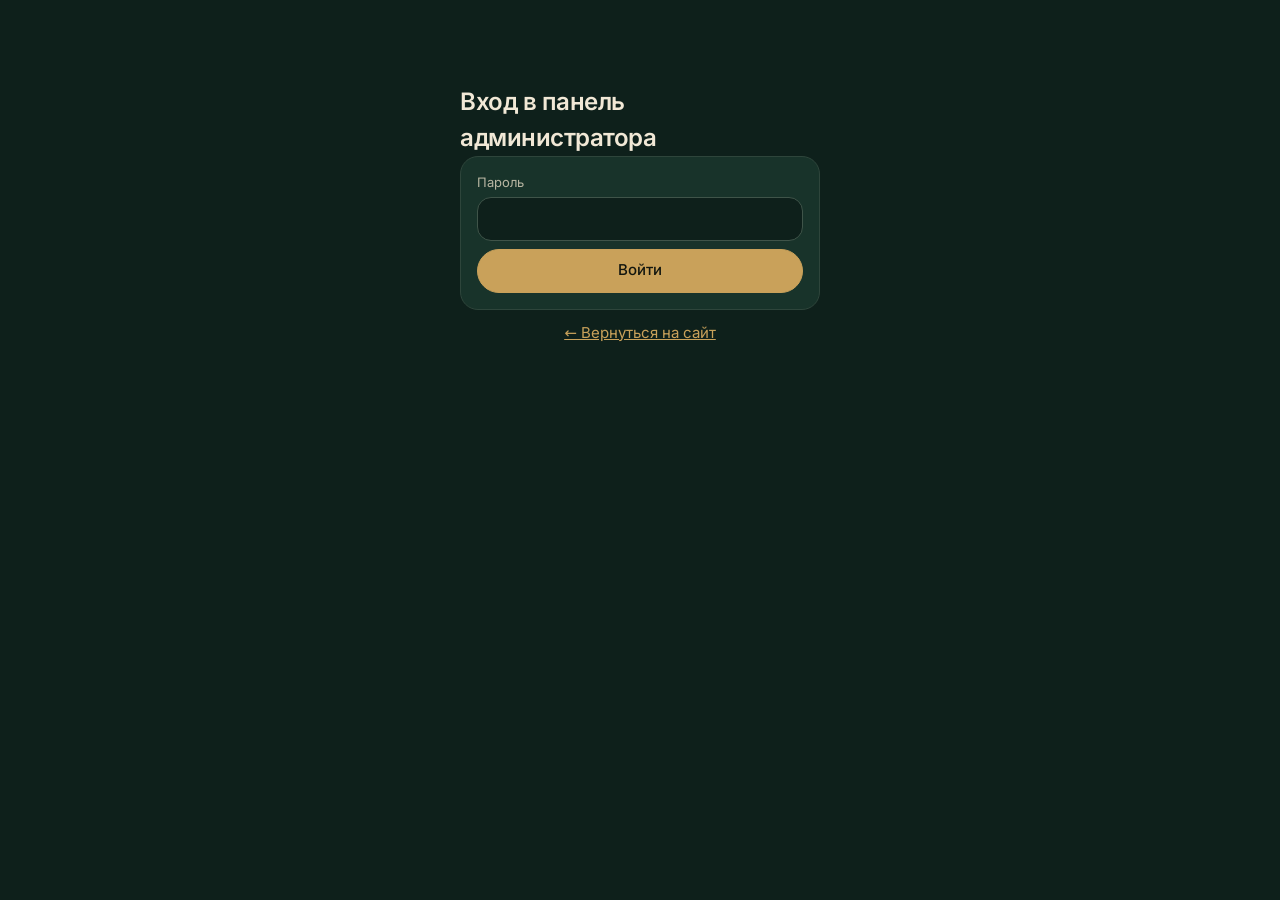
<file: admin.html>
<!DOCTYPE html>
<html lang="ru">
<head>
<meta charset="utf-8">
<meta name="viewport" content="width=device-width, initial-scale=1">
<meta name="robots" content="noindex, nofollow">
<title>Панель администратора</title>
<link rel="icon" type="image/png" href="favicon.png">
<link rel="stylesheet" href="fonts/fonts.css">
<style>
:root{--bg:#0E201B;--card:#18332A;--ink:#F1E8D6;--muted:#B8B6A2;--line:#2E453B;--line2:#3F5449;--accent:#C9A15A;--on-accent:#12160F;--red:#E08A7A;--ok:#8CC98A;--warn:#DDB873}
*{box-sizing:border-box;margin:0}
body{font-family:Inter,system-ui,-apple-system,"Segoe UI",Roboto,sans-serif;background:var(--bg);color:var(--ink);line-height:1.5;font-size:15px;padding:24px 16px}
a{color:var(--accent)}
:focus-visible{outline:2px solid var(--accent);outline-offset:2px}
.wrap{max-width:1100px;margin:0 auto}
h1{font-size:24px;font-weight:600;letter-spacing:-.02em}
h2{font-size:18px;font-weight:600;margin:20px 0 8px}
h3{font-size:15px;font-weight:600;margin-bottom:6px}
.layout{display:grid;grid-template-columns:200px minmax(0,1fr);grid-template-areas:"top top" "tabs main";column-gap:32px}
.top{grid-area:top;padding-bottom:16px;border-bottom:1px solid var(--line);margin-bottom:24px}
.tabs{grid-area:tabs;align-self:start;flex-direction:column;gap:4px;margin:0;position:sticky;top:24px}
.tabs button{border:0;background:transparent;color:var(--muted);text-align:left;padding:12px;font-size:15px}
.tabs button.on{background:var(--ink);color:var(--bg)}
#pb,#pc{grid-area:main;min-width:0}
.card{background:var(--card);border:1px solid var(--line);border-radius:8px;padding:16px;margin-bottom:12px}
button{font:inherit;cursor:pointer;border-radius:6px;border:1px solid var(--line2);background:var(--card);color:var(--ink);padding:9px 14px;min-height:44px}
a.btnlink{display:inline-flex;align-items:center;font:inherit;border-radius:6px;border:1px solid var(--line2);background:var(--card);color:var(--ink);padding:9px 14px;min-height:44px;text-decoration:none}
button.primary{background:var(--accent);border-color:var(--accent);color:var(--on-accent);font-weight:500}
button.danger{background:var(--card);color:var(--red);border-color:var(--red)}
button:disabled{opacity:.5;cursor:default}
input,select{font:inherit;padding:9px 10px;min-height:44px;border:1px solid var(--line2);border-radius:6px;background:var(--bg);color:var(--ink);width:100%;min-width:0}
input:focus,select:focus{border-color:var(--ink)}
label.f{display:grid;gap:4px;font-size:13px;color:var(--muted)}
.row{display:flex;gap:8px;flex-wrap:wrap;align-items:flex-end}
.row>*{flex:1 1 140px}
.row>button{flex:0 0 auto}
.top{display:flex;justify-content:space-between;align-items:center;gap:8px}
.tabs{display:flex}
.bk{display:grid;grid-template-columns:70px 1fr auto;gap:10px;align-items:center;padding:12px 0;border-top:1px solid var(--line)}
.bk:first-child{border-top:0}
.bk .t{font-weight:600;font-size:18px}
.bk small{color:var(--muted)}
.badge{display:inline-block;font-size:12px;padding:1px 8px;border-radius:99px;border:1px solid currentColor;margin-left:6px}
.new{color:var(--warn)}.okb{color:var(--ok)}
.acts{display:flex;gap:6px;flex-wrap:wrap;justify-content:flex-end}
.days{font-weight:600;margin:16px 0 6px;text-transform:capitalize}
.hours{display:grid;grid-template-columns:repeat(auto-fill,minmax(110px,1fr));gap:6px;margin-top:8px}
/* вкладки настроек и закреплённая внизу кнопка сохранения */
.stabs{display:flex;flex-wrap:wrap;gap:6px;margin-bottom:14px}
.stabs button{min-height:40px;padding:8px 16px;background:transparent;color:var(--muted)}
.stabs button.on{background:var(--ink);color:var(--bg);border-color:var(--ink)}
.savebar{position:sticky;bottom:0;z-index:3;display:flex;flex-wrap:wrap;align-items:center;gap:12px;padding:12px 0;background:var(--bg);border-top:1px solid var(--line)}
.savebar .msg{margin:0;color:var(--muted)}
.savebar .msg.good{color:var(--ok)}.savebar .msg.err{color:var(--red)}
/* цены услуги: по рамке на уровень мастера, внутри цена и минуты */
.lvls{display:grid;grid-template-columns:repeat(auto-fit,minmax(200px,1fr));gap:10px;margin-top:10px}
.lvl{border:1px solid var(--line);border-radius:14px;padding:10px 12px}
.lvl-t{font-size:13px;font-weight:600;color:var(--warn);margin-bottom:6px}
.lvl .two{display:grid;grid-template-columns:1fr 1fr;gap:8px}
.msg{margin:8px 0;font-size:14px}.msg.err{color:var(--red)}.msg.good{color:var(--ok)}
.hint{color:var(--muted);font-size:13px}
.empty{color:var(--muted);padding:12px 0}
@media (max-width:760px){.layout{grid-template-columns:1fr;grid-template-areas:"top" "tabs" "main"}.tabs{flex-direction:row;margin-bottom:12px}.bk{grid-template-columns:60px 1fr}.acts{grid-column:1/-1;justify-content:flex-start}}
/* === Скругления: единый стиль форм и кнопок === */
button,a.btnlink{border-radius:999px}
input,select{border-radius:14px}
/* свой вид списков: Safari иначе рисует их светлыми, и текст на тёмной теме не читается */
select{-webkit-appearance:none;appearance:none;padding-right:36px;background:var(--bg) url("data:image/svg+xml,%3Csvg xmlns='http://www.w3.org/2000/svg' viewBox='0 0 24 24' fill='none' stroke='%23C9A15A' stroke-width='2'%3E%3Cpath d='m6 9 6 6 6-6'/%3E%3C/svg%3E") no-repeat right 12px center/16px}
select option{background:var(--card);color:var(--ink)}
.card{border-radius:18px}
.bk,.bk:first-child{padding:12px 14px;margin-bottom:8px;border:1px solid var(--line);border-radius:14px;background:var(--bg)}
</style>
</head>
<body>
<div class="wrap">

<div id="login" style="display:none;max-width:360px;margin:60px auto">
  <h1>Вход в панель администратора</h1>
  <form id="lf" class="card">
    <label class="f">Пароль<input id="pw" type="password" autocomplete="current-password" required></label>
    <p class="msg err" id="lerr"></p>
    <button class="primary" type="submit" style="width:100%">Войти</button>
  </form>
  <p style="text-align:center"><a href="index.html">← Вернуться на сайт</a></p>
</div>

<div id="app" style="display:none">
<div class="layout">
  <div class="top"><h1>Панель администратора</h1><div class="row" style="flex:0 0 auto;gap:8px;flex-wrap:nowrap"><a class="btnlink" href="index.html">На сайт</a><button id="out" type="button">Выйти</button></div></div>
  <div class="tabs"><button type="button" id="tb" class="on">Записи</button><button type="button" id="tc">Настройки</button></div>

  <div id="pb">
    <div class="card">
      <h3>Добавить запись вручную</h3>
      <p class="hint">Для звонков и тех, кто пришёл сам. Время сразу станет занятым на сайте. Так же можно закрыть время мастера.</p>
      <form id="mf" class="row" style="margin-top:8px"></form>
      <p class="msg" id="mmsg"></p>
    </div>
    <div class="top"><h2 style="margin:0">Ближайшие записи</h2>
      <div class="row" style="flex:0 1 320px"><select id="fm"></select><button id="rf" type="button">Обновить</button></div></div>
    <p class="msg err" id="berr"></p>
    <div id="books"></div>
  </div>

  <div id="pc" style="display:none">
    <div id="cfg"></div>
  </div>
</div>
</div>
</div>

<script>
var W = 'https://gentlemens-zayavki.kenny-ki.workers.dev';
var tok = sessionStorage.getItem('tk') || '';
var DAYS = ['Пн','Вт','Ср','Чт','Пт','Сб','Вс'];
var CFG = null, model = null, BOOKS = [], timer = null;
function $(id){ return document.getElementById(id); }
function el(t, c, x){ var n = document.createElement(t); if (c) n.className = c; if (x != null) n.textContent = x; return n; }

function api(path, body){
  var o = {headers: {'Authorization': 'Bearer ' + tok}};
  if (body !== undefined){ o.method = 'POST'; o.headers['Content-Type'] = 'application/json'; o.body = JSON.stringify(body); }
  return fetch(W + path, o).then(function(r){
    return r.json().catch(function(){ return {}; }).then(function(j){
      if (r.status === 401 && path !== '/admin/login'){ logout(); throw new Error('Войдите заново'); }
      if (!r.ok) throw new Error(j.error || ('Ошибка ' + r.status));
      return j;
    });
  });
}
function show(){
  var on = !!tok;
  $('login').style.display = on ? 'none' : 'block';
  $('app').style.display = on ? 'block' : 'none';
  if (on) init();
}
function logout(){ tok = ''; sessionStorage.removeItem('tk'); clearInterval(timer); document.title = 'Панель администратора'; show(); }
$('out').onclick = logout;
$('lf').onsubmit = function(e){
  e.preventDefault(); $('lerr').textContent = '';
  fetch(W + '/admin/login', {method: 'POST', headers: {'Content-Type': 'application/json'}, body: JSON.stringify({password: $('pw').value})})
    .then(function(r){ return r.json().then(function(j){ return {ok: r.ok, j: j}; }); })
    .then(function(x){
      if (!x.ok) throw new Error(x.j.error || 'Ошибка входа');
      tok = x.j.token; sessionStorage.setItem('tk', tok); $('pw').value = ''; show();
    })
    .catch(function(err){ $('lerr').textContent = err.message; });
};
function tab(t){
  $('pb').style.display = t === 'b' ? 'block' : 'none';
  $('pc').style.display = t === 'c' ? 'block' : 'none';
  $('tb').className = t === 'b' ? 'on' : ''; $('tc').className = t === 'c' ? 'on' : '';
}
$('tb').onclick = function(){ tab('b'); }; $('tc').onclick = function(){ tab('c'); };

function init(){
  fetch(W + '/config', {cache: 'no-cache'}).then(function(r){ return r.json(); }).then(function(c){
    CFG = c; model = JSON.parse(JSON.stringify(c));
    renderManual(); renderFilter(); renderCfg(); loadBooks();
    clearInterval(timer); timer = setInterval(function(){ if (!document.hidden) loadBooks(); }, 30000);
  }).catch(function(){ $('berr').textContent = 'Не удалось загрузить настройки. Проверьте Worker в Cloudflare.'; });}
function masterName(id){ var m = CFG.masters.filter(function(x){ return x.id === id; })[0]; return m ? m.name : id; }

/* ---------- записи ---------- */
function renderFilter(){
  var s = $('fm'); s.innerHTML = '';
  var o = el('option', '', 'Все мастера'); o.value = ''; s.appendChild(o);
  CFG.masters.forEach(function(m){ var x = el('option', '', m.name); x.value = m.id; s.appendChild(x); });
  s.onchange = renderBooks; $('rf').onclick = loadBooks;
}
function loadBooks(){
  $('berr').textContent = '';
  api('/admin/bookings').then(function(j){ BOOKS = j; renderBooks(); })
    .catch(function(e){ $('berr').textContent = e.message; });
}
function renderBooks(){
  var box = $('books'); box.innerHTML = '';
  var nw = BOOKS.filter(function(b){ return b.status !== 'ok'; }).length;
  document.title = (nw ? '(' + nw + ') ' : '') + 'Панель администратора';
  var f = $('fm').value, last = '', card = null, n = 0;
  var today = new Date(); today.setDate(today.getDate() - 1);
  BOOKS.filter(function(b){ return !f || b.master === f; }).forEach(function(b){
    n++;
    if (b.date !== last){
      last = b.date;
      var d = new Date(b.date + 'T12:00:00');
      box.appendChild(el('div', 'days', d.toLocaleDateString('ru-RU', {weekday: 'long', day: 'numeric', month: 'long'})));
      card = el('div', 'card'); box.appendChild(card);
    }
    var row = el('div', 'bk');
    row.appendChild(el('div', 't', b.time || '—'));
    var mid = el('div');
    var l1 = el('div'); l1.appendChild(el('strong', '', b.name || 'Без имени'));
    var bd = el('span', 'badge ' + (b.status === 'ok' ? 'okb' : 'new'), b.status === 'ok' ? 'Подтверждена' : 'Новая'); l1.appendChild(bd);
    if (b.manual) l1.appendChild(el('span', 'badge', 'вручную'));
    mid.appendChild(l1);
    var l2 = el('small', '', masterName(b.master) + ', ' + (b.service || ''));
    mid.appendChild(l2);
    if (b.phone && b.phone !== '—'){
      mid.appendChild(document.createElement('br'));
      var a = el('a', '', b.phone); a.href = 'tel:' + b.phone.replace(/[^\d+]/g, ''); mid.appendChild(a);
    }
    row.appendChild(mid);
    var ac = el('div', 'acts');
    if (b.status !== 'ok'){ var ok = el('button', 'primary', 'Подтвердить'); ok.onclick = function(){ act(b.id, 'ok'); }; ac.appendChild(ok); }
    var no = el('button', 'danger', 'Отменить');
    no.onclick = function(){ if (confirm('Отменить запись «' + (b.name || '') + '» на ' + b.date + ' ' + (b.time || '') + '? Время освободится на сайте.')) act(b.id, 'no'); };
    ac.appendChild(no); row.appendChild(ac); card.appendChild(row);
  });
  if (!n) box.appendChild(el('p', 'empty', 'Записей пока нет.'));
}
function act(id, a){ api('/admin/action', {id: id, act: a}).then(loadBooks).catch(function(e){ $('berr').textContent = e.message; }); }

function renderManual(){
  var f = $('mf'); f.innerHTML = '';
  function sel(label, id, opts){ var l = el('label', 'f', label), s = el('select'); s.id = id;
    opts.forEach(function(o){ var x = el('option', '', o[1]); x.value = o[0]; s.appendChild(x); }); l.appendChild(s); f.appendChild(l); }
  sel('Мастер', 'mm', CFG.masters.map(function(m){ return [m.id, m.name + ' (' + m.level.toLowerCase() + ')']; }));
  sel('Услуга', 'ms', []);
  // услуги только те, что есть у уровня выбранного мастера
  function fillSvc(){
    var m = CFG.masters.filter(function(x){ return x.id === $('mm').value; })[0], s = $('ms'); s.innerHTML = '';
    CFG.services.forEach(function(v){ var p = m && v.prices[m.level]; if (!p || !p.minutes) return;
      var x = el('option', '', v.name + ' (' + p.minutes + ' мин, ' + p.price + ' ₽)'); x.value = v.name; s.appendChild(x); });
  }
  $('mm').onchange = fillSvc; fillSvc();
  var dl = el('label', 'f', 'Дата'), di = el('input'); di.type = 'date'; di.id = 'md'; di.required = true;
  var t = new Date(); di.value = t.getFullYear() + '-' + ('0' + (t.getMonth() + 1)).slice(-2) + '-' + ('0' + t.getDate()).slice(-2);
  dl.appendChild(di); f.appendChild(dl);
  var times = []; for (var m = 8 * 60; m < 23 * 60; m += 30) times.push([('0' + Math.floor(m / 60)).slice(-2) + ':' + (m % 60 ? '30' : '00')]);
  sel('Время', 'mt', times.map(function(x){ return [x[0], x[0]]; }));
  var nl = el('label', 'f', 'Имя (необязательно)'), ni = el('input'); ni.id = 'mn'; nl.appendChild(ni); f.appendChild(nl);
  var pl = el('label', 'f', 'Телефон (необязательно)'), pi = el('input'); pi.id = 'mp'; pi.type = 'tel'; pl.appendChild(pi); f.appendChild(pl);
  var b = el('button', 'primary', 'Добавить'); b.type = 'submit'; f.appendChild(b);
  f.onsubmit = function(e){
    e.preventDefault(); var msg = $('mmsg'); msg.className = 'msg'; msg.textContent = '';
    api('/admin/book', {master: $('mm').value, service: $('ms').value, date: $('md').value, time: $('mt').value, name: $('mn').value, phone: $('mp').value})
      .then(function(){ msg.className = 'msg good'; msg.textContent = 'Запись добавлена, время занято.'; $('mn').value = ''; $('mp').value = ''; loadBooks(); })
      .catch(function(err){ msg.className = 'msg err'; msg.textContent = err.message; });
  };
}

/* ---------- настройки ---------- */
function field(label, obj, key, type){
  var l = el('label', 'f', label), i = el('input'); i.type = type || 'text';
  i.value = obj[key] == null ? '' : obj[key];
  i.oninput = function(){ obj[key] = type === 'number' ? Number(i.value) : i.value; };
  l.appendChild(i); return l;
}
// вкладки настроек: показывается один блок, сохраняются все сразу
var SECS = [['svc', 'Услуги и цены'], ['mst', 'Мастера и график'], ['shop', 'Салон'], ['gen', 'Общие']], SEC = 'svc';
function renderCfg(){
  var box = $('cfg'); box.innerHTML = '';
  var bar = el('div', 'stabs'); bar.setAttribute('role', 'tablist'); box.appendChild(bar);
  var g = el('div', 'card'); g.appendChild(el('h3', '', 'Общие'));
  g.appendChild(field('Записываться на дней вперёд (1-120)', model, 'ahead', 'number')); g.dataset.sec = 'gen'; box.appendChild(g);

  var s = el('div', 'card'); s.appendChild(el('h3', '', 'Салон'));
  var r1 = el('div', 'row'); ['name', 'address', 'note', 'phone', 'phone2', 'email', 'vk', 'tg'].forEach(function(k, i){
    r1.appendChild(field(['Название (без слова «Барбершоп»)', 'Адрес', 'Как найти', 'Телефон', 'Второй телефон', 'E-mail', 'Ссылка ВКонтакте', 'Ссылка Telegram'][i], model.shop, k)); });
  s.appendChild(r1); s.appendChild(el('h3', '', 'Часы работы салона (текст на сайте)')).style.marginTop = '10px';
  model.shop.hours.forEach(function(h, i){
    var r = el('div', 'row'); r.style.marginBottom = '6px';
    r.appendChild(field('Дни', h, 0)); r.appendChild(field('Часы', h, 1));
    var d = el('button', 'danger', 'Убрать'); d.type = 'button'; d.onclick = function(){ model.shop.hours.splice(i, 1); renderCfg(); }; r.appendChild(d);
    s.appendChild(r);
  });
  var ah = el('button', '', 'Добавить строку'); ah.type = 'button'; ah.onclick = function(){ model.shop.hours.push(['', '']); renderCfg(); }; s.appendChild(ah);
  s.dataset.sec = 'shop'; box.appendChild(s);

  var sv = el('div', 'card'); sv.appendChild(el('h3', '', 'Услуги и цены'));
  sv.appendChild(el('p', 'hint', 'Цена и минуты для каждого уровня мастера. Пустая цена: уровень эту услугу не делает. Пустые минуты: на сайте видна цена, но записаться можно только по телефону.'));
  model.services.forEach(function(x, i){
    var c = el('div'); c.style.cssText = 'border-top:1px solid var(--line);padding-top:10px;margin-top:10px';
    var r = el('div', 'row'); r.appendChild(field('Название', x, 'name')); r.appendChild(field('Описание', x, 'desc')); r.appendChild(field('Группа в прайсе', x, 'group'));
    var d = el('button', 'danger', 'Убрать'); d.type = 'button'; d.onclick = function(){ model.services.splice(i, 1); renderCfg(); }; r.appendChild(d);
    c.appendChild(r);
    var g = el('div', 'lvls');
    model.levels.forEach(function(l){
      var p = x.prices[l] || {price: null, minutes: null}, box = el('div', 'lvl');
      box.appendChild(el('div', 'lvl-t', l)); var two = el('div', 'two'); box.appendChild(two); g.appendChild(box);
      [['price', 'Цена, ₽'], ['minutes', 'Минут']].forEach(function(f){
        var lb = el('label', 'f', f[1]), inp = el('input'); inp.type = 'number'; inp.value = p[f[0]] == null ? '' : p[f[0]];
        inp.oninput = function(){
          var v = inp.value === '' ? null : Number(inp.value), cur = x.prices[l] || {price: null, minutes: null};
          cur[f[0]] = v; if (cur.price == null) delete x.prices[l]; else x.prices[l] = cur;
        };
        lb.appendChild(inp); two.appendChild(lb);
      });
    });
    c.appendChild(g); sv.appendChild(c);
  });
  var as = el('button', '', 'Добавить услугу'); as.type = 'button'; as.style.marginTop = '12px';
  as.onclick = function(){ var pr = {}; pr[model.levels[0]] = {price: 1000, minutes: 30}; model.services.push({name: 'Новая услуга', group: 'Дополнительно', desc: '', prices: pr}); renderCfg(); }; sv.appendChild(as);
  sv.dataset.sec = 'svc'; box.appendChild(sv);

  var ms = el('div', 'card'); ms.appendChild(el('h3', '', 'Мастера и график'));
  ms.appendChild(el('p', 'hint', 'Часы в формате 10:00-21:00 (шаг 30 минут). Пустое поле означает выходной. Мастер без рабочих дней скрыт на сайте. Удалить мастера нельзя, чтобы не потерять записи. Фото мастера — файл m1.jpg, m2.jpg и так далее (номер в скобках у имени) в папке сайта на GitHub.'));
  model.masters.forEach(function(m){
    var c = el('div'); c.style.cssText = 'border-top:1px solid var(--line);padding-top:10px;margin-top:10px';
    var r = el('div', 'row'); r.appendChild(field('Имя (' + m.id + ')', m, 'name')); r.appendChild(field('Стаж', m, 'exp'));
    var ll = el('label', 'f', 'Уровень'), ls = el('select');
    model.levels.forEach(function(l){ var o = el('option', '', l); o.value = l; ls.appendChild(o); });
    ls.value = m.level; ls.onchange = function(){ m.level = ls.value; }; ll.appendChild(ls); r.appendChild(ll); c.appendChild(r);
    var h = el('div', 'hours'); DAYS.forEach(function(d){ var l = field(d, m.hours, d); l.querySelector('input').placeholder = 'выходной'; h.appendChild(l); });
    c.appendChild(h); ms.appendChild(c);
  });
  var am = el('button', '', 'Добавить мастера'); am.type = 'button'; am.style.marginTop = '12px';
  am.onclick = function(){
    var n = Math.max.apply(null, model.masters.map(function(m){ return +m.id.slice(1); })) + 1, hr = {};
    DAYS.forEach(function(d){ hr[d] = ''; });
    model.masters.push({id: 'm' + n, name: 'Новый мастер', level: model.levels[model.levels.length - 1], exp: '', hours: hr}); renderCfg();
  };
  ms.appendChild(am); ms.dataset.sec = 'mst'; box.appendChild(ms);

  SECS.forEach(function(x){
    var b = el('button', SEC === x[0] ? 'on' : '', x[1]); b.type = 'button'; b.setAttribute('role', 'tab'); b.setAttribute('aria-selected', SEC === x[0]);
    b.onclick = function(){ SEC = x[0]; renderCfg(); window.scrollTo(0, 0); }; bar.appendChild(b);
  });
  [].forEach.call(box.querySelectorAll('.card[data-sec]'), function(c){ c.hidden = c.dataset.sec !== SEC; });

  var sb = el('button', 'primary', 'Сохранить настройки'); sb.type = 'button';
  var msg = el('p', 'msg', 'Сохраняются все вкладки сразу, на сайте изменения появятся в течение минуты.');
  sb.onclick = function(){
    msg.className = 'msg'; msg.textContent = 'Сохраняем…';
    api('/admin/config', {config: model}).then(function(){
      CFG = JSON.parse(JSON.stringify(model)); msg.className = 'msg good'; msg.textContent = 'Сохранено. Сайт подхватит изменения в течение минуты.';
      renderManual(); renderFilter(); renderBooks();
    }).catch(function(e){ msg.className = 'msg err'; msg.textContent = e.message; });
  };
  var save = el('div', 'savebar'); save.appendChild(sb); save.appendChild(msg); box.appendChild(save);
}
show();
</script>
</body>
</html>
</file>
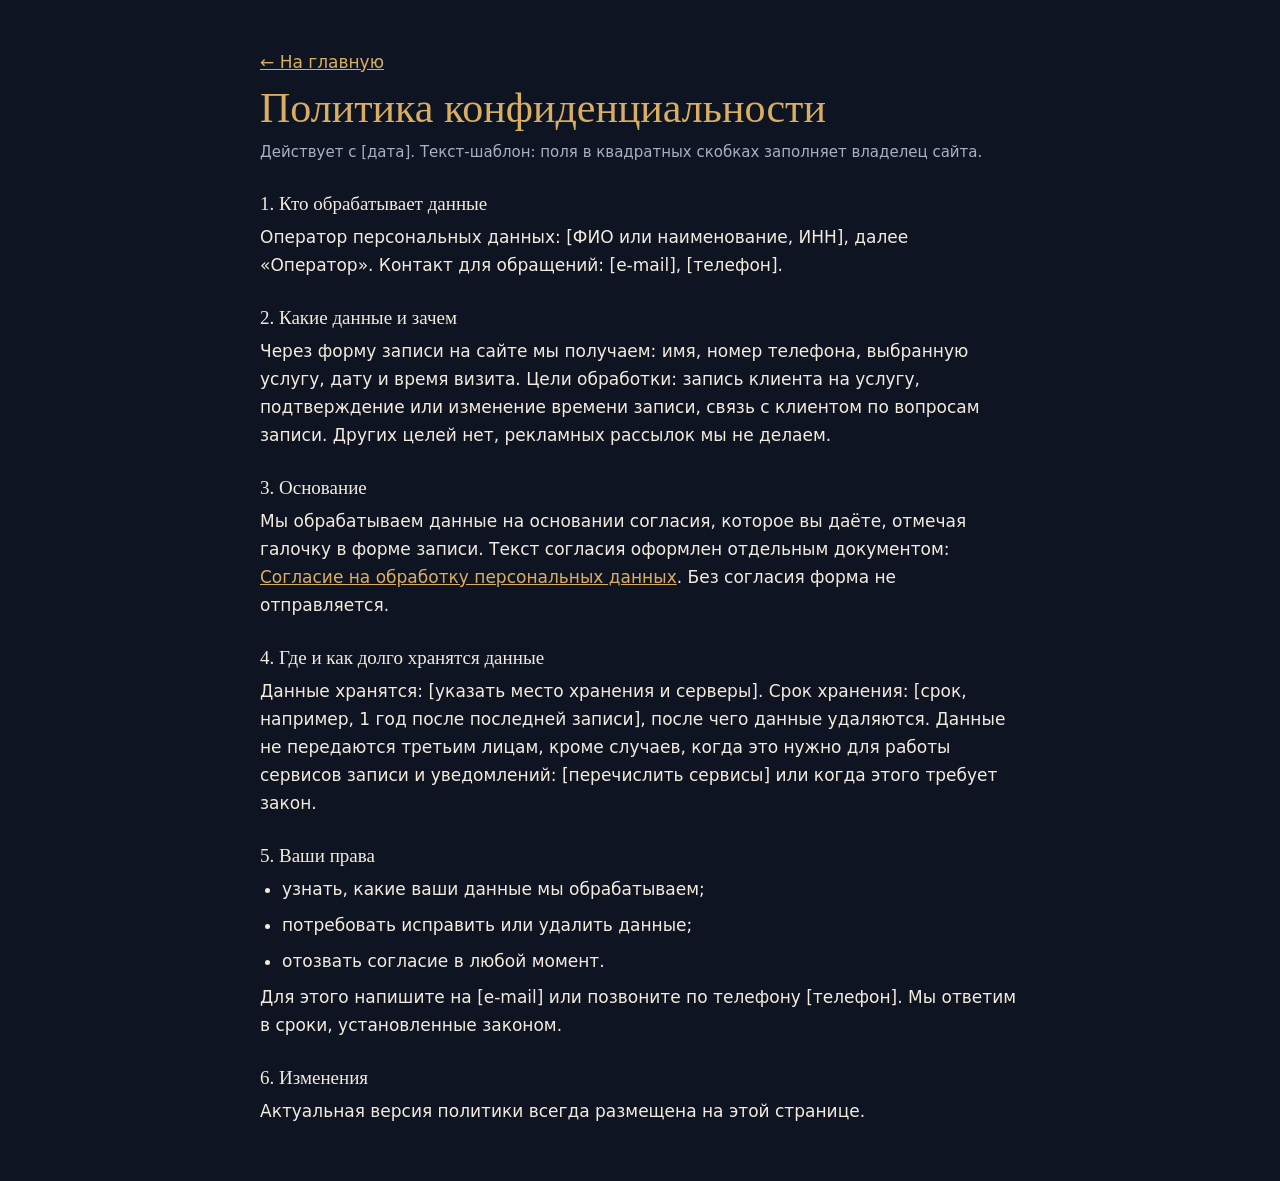
<file: privacy.html>
<!DOCTYPE html>
<html lang="ru">
<head>
<meta name="robots" content="noindex">
<meta charset="utf-8">
<meta name="viewport" content="width=device-width, initial-scale=1">
<title>Политика конфиденциальности</title>
<link rel="icon" type="image/png" href="favicon.png">
<link rel="stylesheet" href="fonts/fonts.css">
<style>
:root{--bg:#0E1422;--ink:#F3EBDD;--muted:#A9B0C2;--gold:#D9AE62}
*{box-sizing:border-box;margin:0}
body{font-family:Rubik,system-ui,sans-serif;background:var(--bg);color:var(--ink);line-height:1.65;font-size:17px;padding:48px 24px}
main{max-width:760px;margin:0 auto}
h1,h2{font-family:"Yeseva One",Georgia,serif;font-weight:400;line-height:1.15}
h1{font-size:clamp(28px,6vw,42px);margin-bottom:8px;color:var(--gold)}
h2{font-size:19px;margin:28px 0 8px}
p,li{margin-bottom:8px}
ul{padding-left:22px}
a{color:var(--gold)}
:focus-visible{outline:2px solid var(--gold);outline-offset:3px}
.muted{color:var(--muted);font-size:15px}
</style>
</head>
<body>
<main>
<p><a href="index.html">← На главную</a></p>
<h1>Политика конфиденциальности</h1>
<p class="muted">Действует с [дата]. Текст-шаблон: поля в квадратных скобках заполняет владелец сайта.</p>

<h2>1. Кто обрабатывает данные</h2>
<p>Оператор персональных данных: [ФИО или наименование, ИНН], далее «Оператор». Контакт для обращений: [e-mail], [телефон].</p>

<h2>2. Какие данные и зачем</h2>
<p>Через форму записи на сайте мы получаем: имя, номер телефона, выбранную услугу, дату и время визита. Цели обработки: запись клиента на услугу, подтверждение или изменение времени записи, связь с клиентом по вопросам записи. Других целей нет, рекламных рассылок мы не делаем.</p>

<h2>3. Основание</h2>
<p>Мы обрабатываем данные на основании согласия, которое вы даёте, отмечая галочку в форме записи. Текст согласия оформлен отдельным документом: <a href="soglasie.html">Согласие на обработку персональных данных</a>. Без согласия форма не отправляется.</p>

<h2>4. Где и как долго хранятся данные</h2>
<p>Данные хранятся: [указать место хранения и серверы]. Срок хранения: [срок, например, 1 год после последней записи], после чего данные удаляются. Данные не передаются третьим лицам, кроме случаев, когда это нужно для работы сервисов записи и уведомлений: [перечислить сервисы] или когда этого требует закон.</p>

<h2>5. Ваши права</h2>
<ul>
<li>узнать, какие ваши данные мы обрабатываем;</li>
<li>потребовать исправить или удалить данные;</li>
<li>отозвать согласие в любой момент.</li>
</ul>
<p>Для этого напишите на [e-mail] или позвоните по телефону [телефон]. Мы ответим в сроки, установленные законом.</p>

<h2>6. Изменения</h2>
<p>Актуальная версия политики всегда размещена на этой странице.</p>
</main>
</body>
</html>
</file>
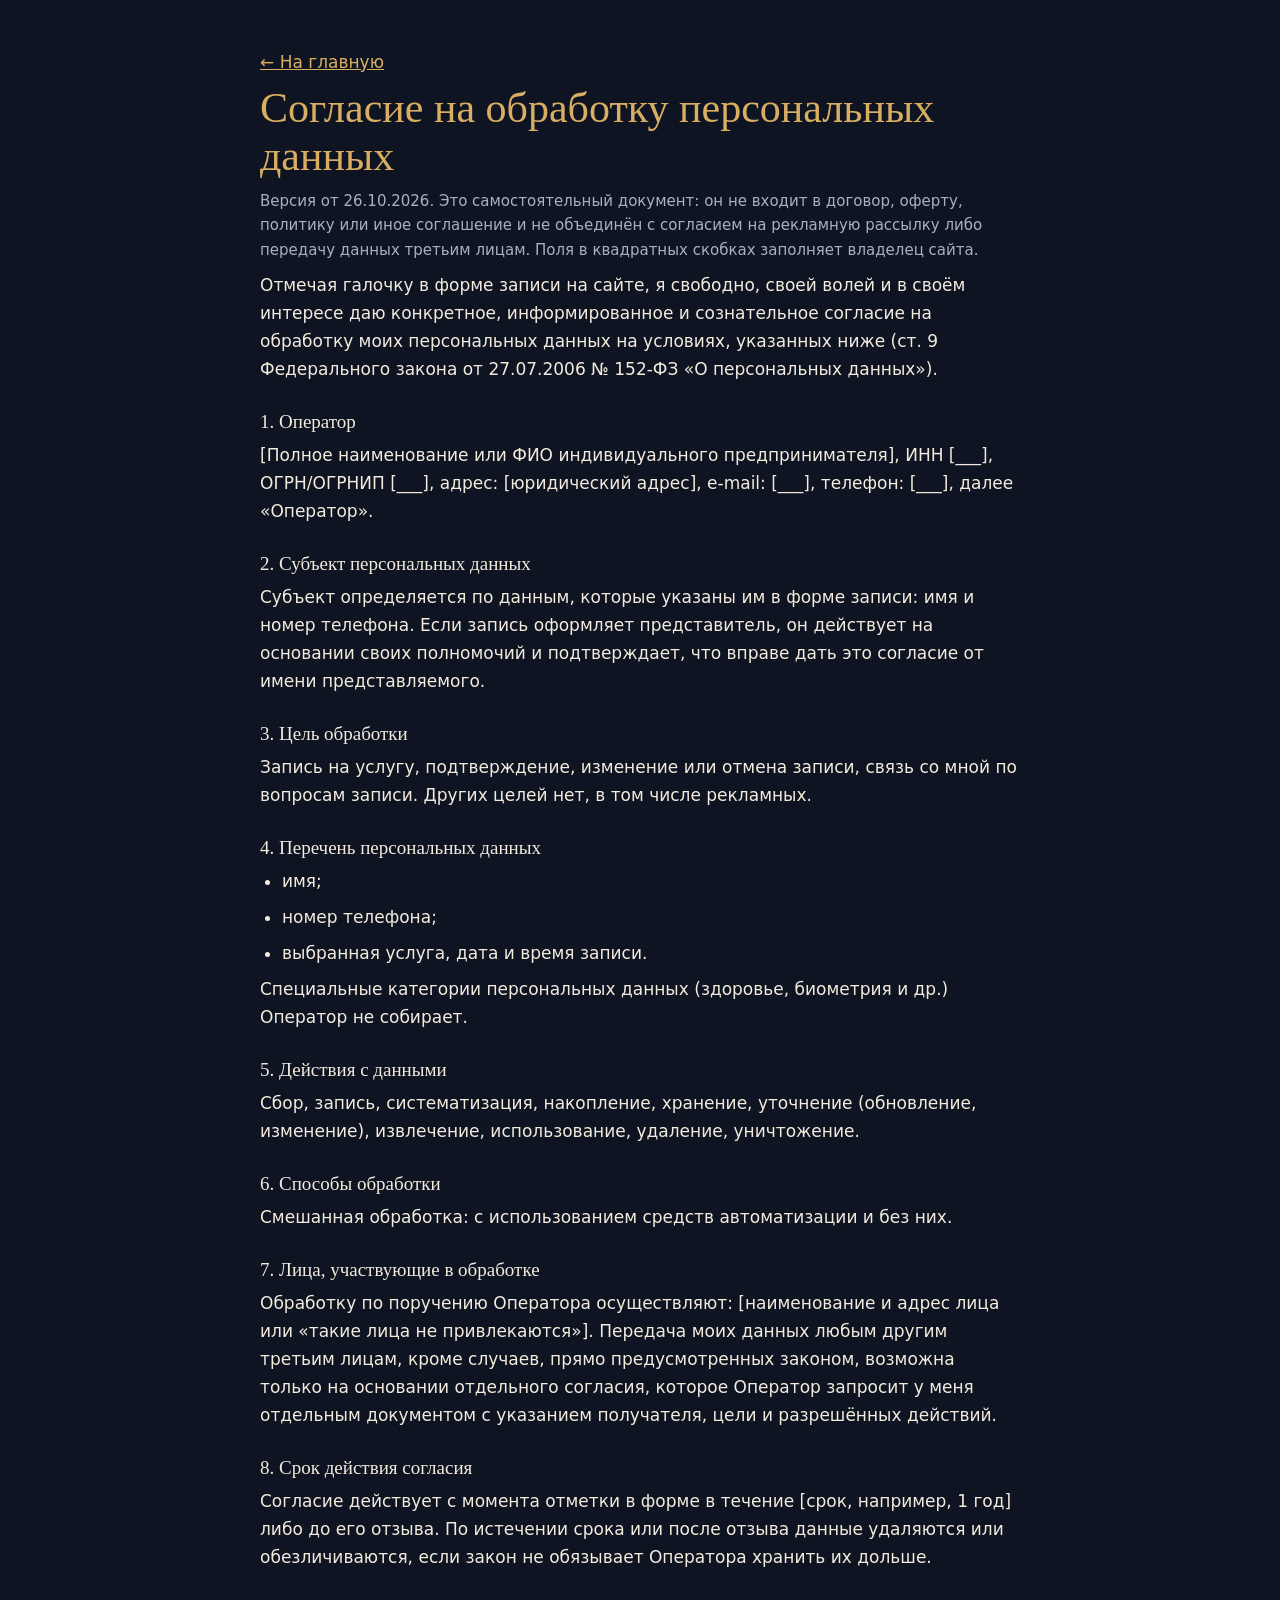
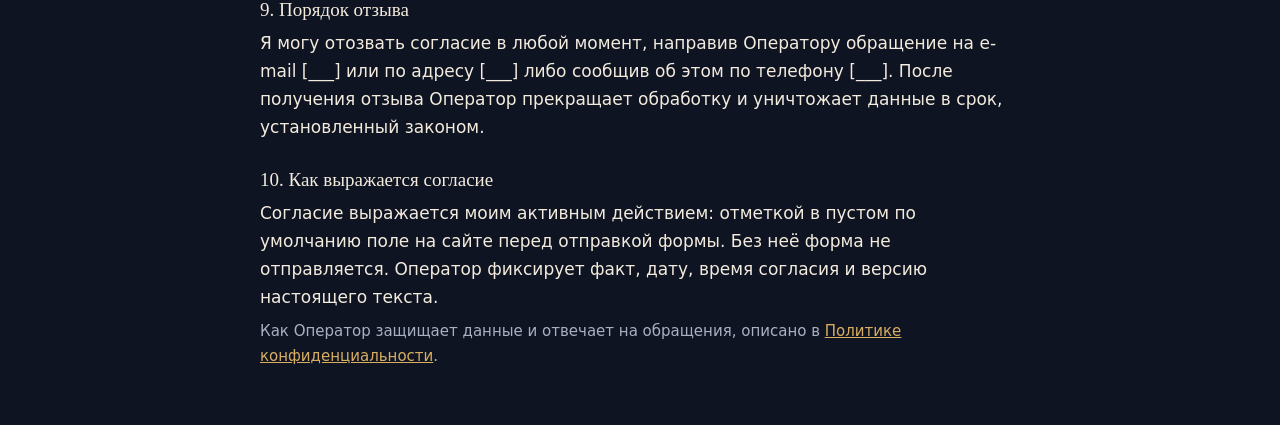
<file: soglasie.html>
<!DOCTYPE html>
<html lang="ru">
<head>
<meta name="robots" content="noindex">
<meta charset="utf-8">
<meta name="viewport" content="width=device-width, initial-scale=1">
<title>Согласие на обработку персональных данных</title>
<link rel="icon" type="image/png" href="favicon.png">
<link rel="stylesheet" href="fonts/fonts.css">
<style>
:root{--bg:#0E1422;--ink:#F3EBDD;--muted:#A9B0C2;--gold:#D9AE62}
*{box-sizing:border-box;margin:0}
body{font-family:Rubik,system-ui,sans-serif;background:var(--bg);color:var(--ink);line-height:1.65;font-size:17px;padding:48px 24px}
main{max-width:760px;margin:0 auto}
h1,h2{font-family:"Yeseva One",Georgia,serif;font-weight:400;line-height:1.15}
h1{font-size:clamp(28px,6vw,42px);margin-bottom:8px;color:var(--gold)}
h2{font-size:19px;margin:28px 0 8px}
p,li{margin-bottom:8px}
ul{padding-left:22px}
a{color:var(--gold)}
:focus-visible{outline:2px solid var(--gold);outline-offset:3px}
.muted{color:var(--muted);font-size:15px}
</style>
</head>
<body>
<main>
<p><a href="index.html">← На главную</a></p>
<h1>Согласие на обработку персональных данных</h1>
<p class="muted">Версия от 26.10.2026. Это самостоятельный документ: он не входит в договор, оферту, политику или иное соглашение и не объединён с согласием на рекламную рассылку либо передачу данных третьим лицам. Поля в квадратных скобках заполняет владелец сайта.</p>

<p>Отмечая галочку в форме записи на сайте, я свободно, своей волей и в своём интересе даю конкретное, информированное и сознательное согласие на обработку моих персональных данных на условиях, указанных ниже (ст. 9 Федерального закона от 27.07.2006 № 152-ФЗ «О персональных данных»).</p>

<h2>1. Оператор</h2>
<p>[Полное наименование или ФИО индивидуального предпринимателя], ИНН [___], ОГРН/ОГРНИП [___], адрес: [юридический адрес], e-mail: [___], телефон: [___], далее «Оператор».</p>

<h2>2. Субъект персональных данных</h2>
<p>Субъект определяется по данным, которые указаны им в форме записи: имя и номер телефона. Если запись оформляет представитель, он действует на основании своих полномочий и подтверждает, что вправе дать это согласие от имени представляемого.</p>

<h2>3. Цель обработки</h2>
<p>Запись на услугу, подтверждение, изменение или отмена записи, связь со мной по вопросам записи. Других целей нет, в том числе рекламных.</p>

<h2>4. Перечень персональных данных</h2>
<ul>
<li>имя;</li>
<li>номер телефона;</li>
<li>выбранная услуга, дата и время записи.</li>
</ul>
<p>Специальные категории персональных данных (здоровье, биометрия и др.) Оператор не собирает.</p>

<h2>5. Действия с данными</h2>
<p>Сбор, запись, систематизация, накопление, хранение, уточнение (обновление, изменение), извлечение, использование, удаление, уничтожение.</p>

<h2>6. Способы обработки</h2>
<p>Смешанная обработка: с использованием средств автоматизации и без них.</p>

<h2>7. Лица, участвующие в обработке</h2>
<p>Обработку по поручению Оператора осуществляют: [наименование и адрес лица или «такие лица не привлекаются»]. Передача моих данных любым другим третьим лицам, кроме случаев, прямо предусмотренных законом, возможна только на основании отдельного согласия, которое Оператор запросит у меня отдельным документом с указанием получателя, цели и разрешённых действий.</p>

<h2>8. Срок действия согласия</h2>
<p>Согласие действует с момента отметки в форме в течение [срок, например, 1 год] либо до его отзыва. По истечении срока или после отзыва данные удаляются или обезличиваются, если закон не обязывает Оператора хранить их дольше.</p>

<h2>9. Порядок отзыва</h2>
<p>Я могу отозвать согласие в любой момент, направив Оператору обращение на e-mail [___] или по адресу [___] либо сообщив об этом по телефону [___]. После получения отзыва Оператор прекращает обработку и уничтожает данные в срок, установленный законом.</p>

<h2>10. Как выражается согласие</h2>
<p>Согласие выражается моим активным действием: отметкой в пустом по умолчанию поле на сайте перед отправкой формы. Без неё форма не отправляется. Оператор фиксирует факт, дату, время согласия и версию настоящего текста.</p>

<p class="muted">Как Оператор защищает данные и отвечает на обращения, описано в <a href="privacy.html">Политике конфиденциальности</a>.</p>
</main>
</body>
</html>
</file>
<file: fonts/fonts.css>
/* Шрифты лежат на самом сайте, а не грузятся с Google Fonts: так IP посетителей не уходит за рубеж (152-ФЗ). Лицензии рядом. */
@font-face{font-family:'Inter';font-style:normal;font-weight:400 600;font-display:swap;src:url(Inter-cyrillic-400.woff2) format('woff2');unicode-range:U+0301, U+0400-045F, U+0490-0491, U+04B0-04B1, U+2116}
@font-face{font-family:'Inter';font-style:normal;font-weight:400 600;font-display:swap;src:url(Inter-latin-400.woff2) format('woff2');unicode-range:U+0000-00FF, U+0131, U+0152-0153, U+02BB-02BC, U+02C6, U+02DA, U+02DC, U+0304, U+0308, U+0329, U+2000-206F, U+20AC, U+2122, U+2191, U+2193, U+2212, U+2215, U+FEFF, U+FFFD}
@font-face{font-family:'Playfair Display';font-style:normal;font-weight:600 700;font-display:swap;src:url(PlayfairDisplay-cyrillic-600.woff2) format('woff2');unicode-range:U+0301, U+0400-045F, U+0490-0491, U+04B0-04B1, U+2116}
@font-face{font-family:'Playfair Display';font-style:normal;font-weight:600 700;font-display:swap;src:url(PlayfairDisplay-latin-600.woff2) format('woff2');unicode-range:U+0000-00FF, U+0131, U+0152-0153, U+02BB-02BC, U+02C6, U+02DA, U+02DC, U+0304, U+0308, U+0329, U+2000-206F, U+20AC, U+2122, U+2191, U+2193, U+2212, U+2215, U+FEFF, U+FFFD}
</file>
